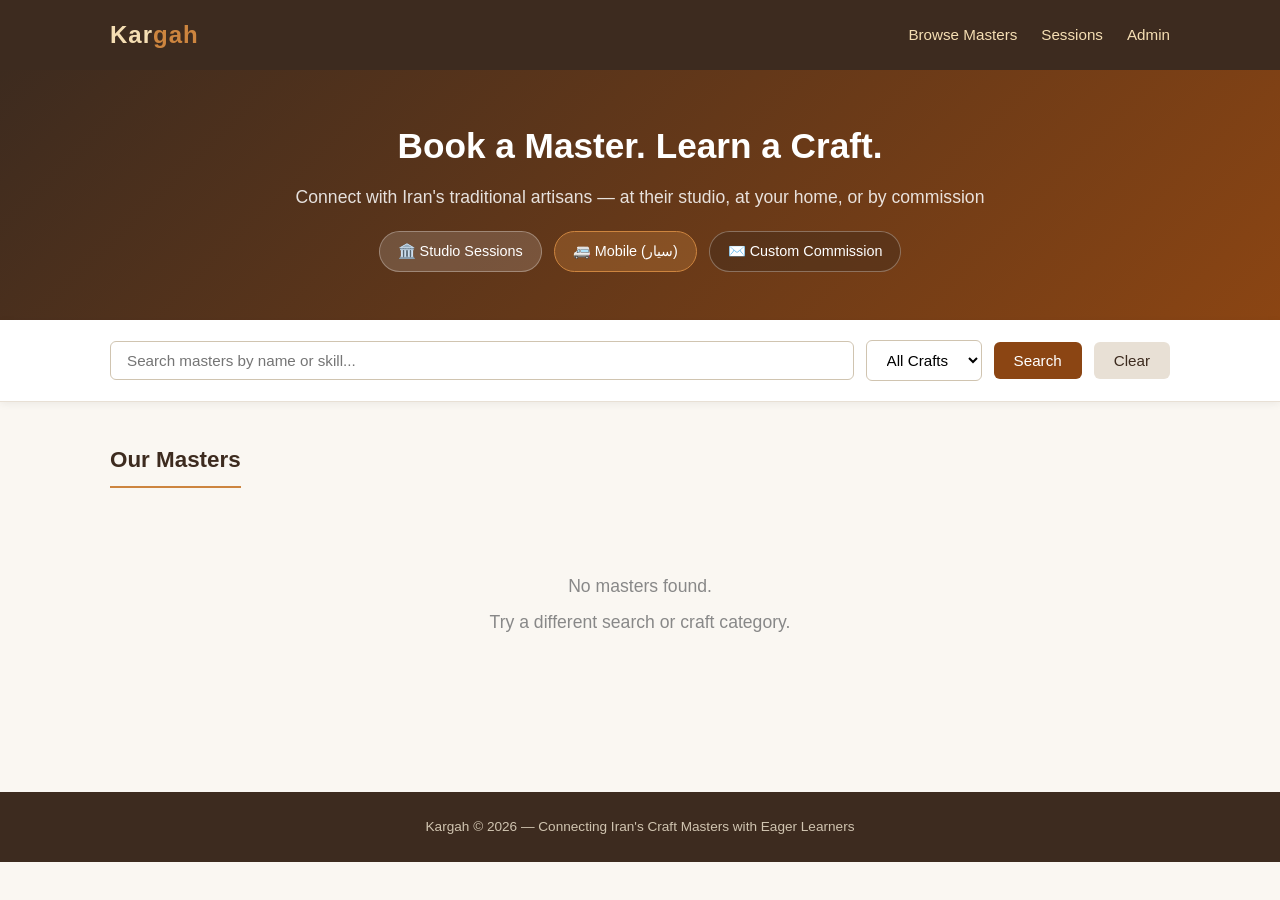
<file: kargah-app/frontend/index.html>
<!DOCTYPE html>
<html lang="en">
<head>
  <meta charset="UTF-8" />
  <meta name="viewport" content="width=device-width, initial-scale=1.0" />
  <title>Kargah — Book a Master. Learn a Craft.</title>
  <link rel="stylesheet" href="css/style.css" />
</head>
<body>

  <nav>
    <div class="container">
      <span class="logo">Kar<span>gah</span></span>
      <ul>
        <li><a href="index.html" class="active">Browse Masters</a></li>
        <li><a href="sessions.html">Sessions</a></li>
        <li><a href="admin/login.html">Admin</a></li>
      </ul>
    </div>
  </nav>

  <!-- Hero -->
  <header class="page-header">
    <div class="container">
      <h1>Book a Master. Learn a Craft.</h1>
      <p>Connect with Iran's traditional artisans — at their studio, at your home, or by commission</p>

      <!-- Session type quick-filter -->
      <div class="session-type-pills" style="margin-top: 20px; display: flex; gap: 12px; justify-content: center; flex-wrap: wrap;">
        <a href="sessions.html?type=studio" class="pill">🏛️ Studio Sessions</a>
        <a href="sessions.html?type=mobile" class="pill pill-mobile">🚐 Mobile (سیار)</a>
        <a href="sessions.html?type=commission" class="pill pill-commission">✉️ Custom Commission</a>
      </div>
    </div>
  </header>

  <!-- Search & Filter Bar -->
  <div class="search-bar">
    <div class="container">
      <input type="text" id="search-input" placeholder="Search masters by name or skill..." />
      <select id="category-filter">
        <option value="">All Crafts</option>
      </select>
      <button class="btn btn-primary" onclick="applyFilters()">Search</button>
      <button class="btn btn-secondary" onclick="clearFilters()">Clear</button>
    </div>
  </div>

  <!-- Master Grid -->
  <main class="section">
    <div class="container">
      <h2 class="section-title">Our Masters</h2>
      <div id="loading" class="loading">Loading masters...</div>
      <div id="empty-state" class="empty-state hidden">
        <p>No masters found.</p>
        <p>Try a different search or craft category.</p>
      </div>
      <div id="master-grid" class="artisan-grid hidden"></div>
    </div>
  </main>

  <footer>
    <p>Kargah &copy; 2026 — Connecting Iran's Craft Masters with Eager Learners</p>
  </footer>

  <style>
    .pill {
      padding: 8px 18px;
      border-radius: 24px;
      background: rgba(255,255,255,0.15);
      color: white;
      font-size: 0.9rem;
      border: 1px solid rgba(255,255,255,0.3);
      text-decoration: none;
      transition: background 0.2s;
    }
    .pill:hover { background: rgba(255,255,255,0.3); text-decoration: none; color: white; }
    .pill-mobile { background: rgba(205,133,63,0.3); border-color: #cd853f; }
    .pill-commission { background: rgba(61,43,31,0.4); }
  </style>

  <script src="js/main.js"></script>
</body>
</html>
</file>
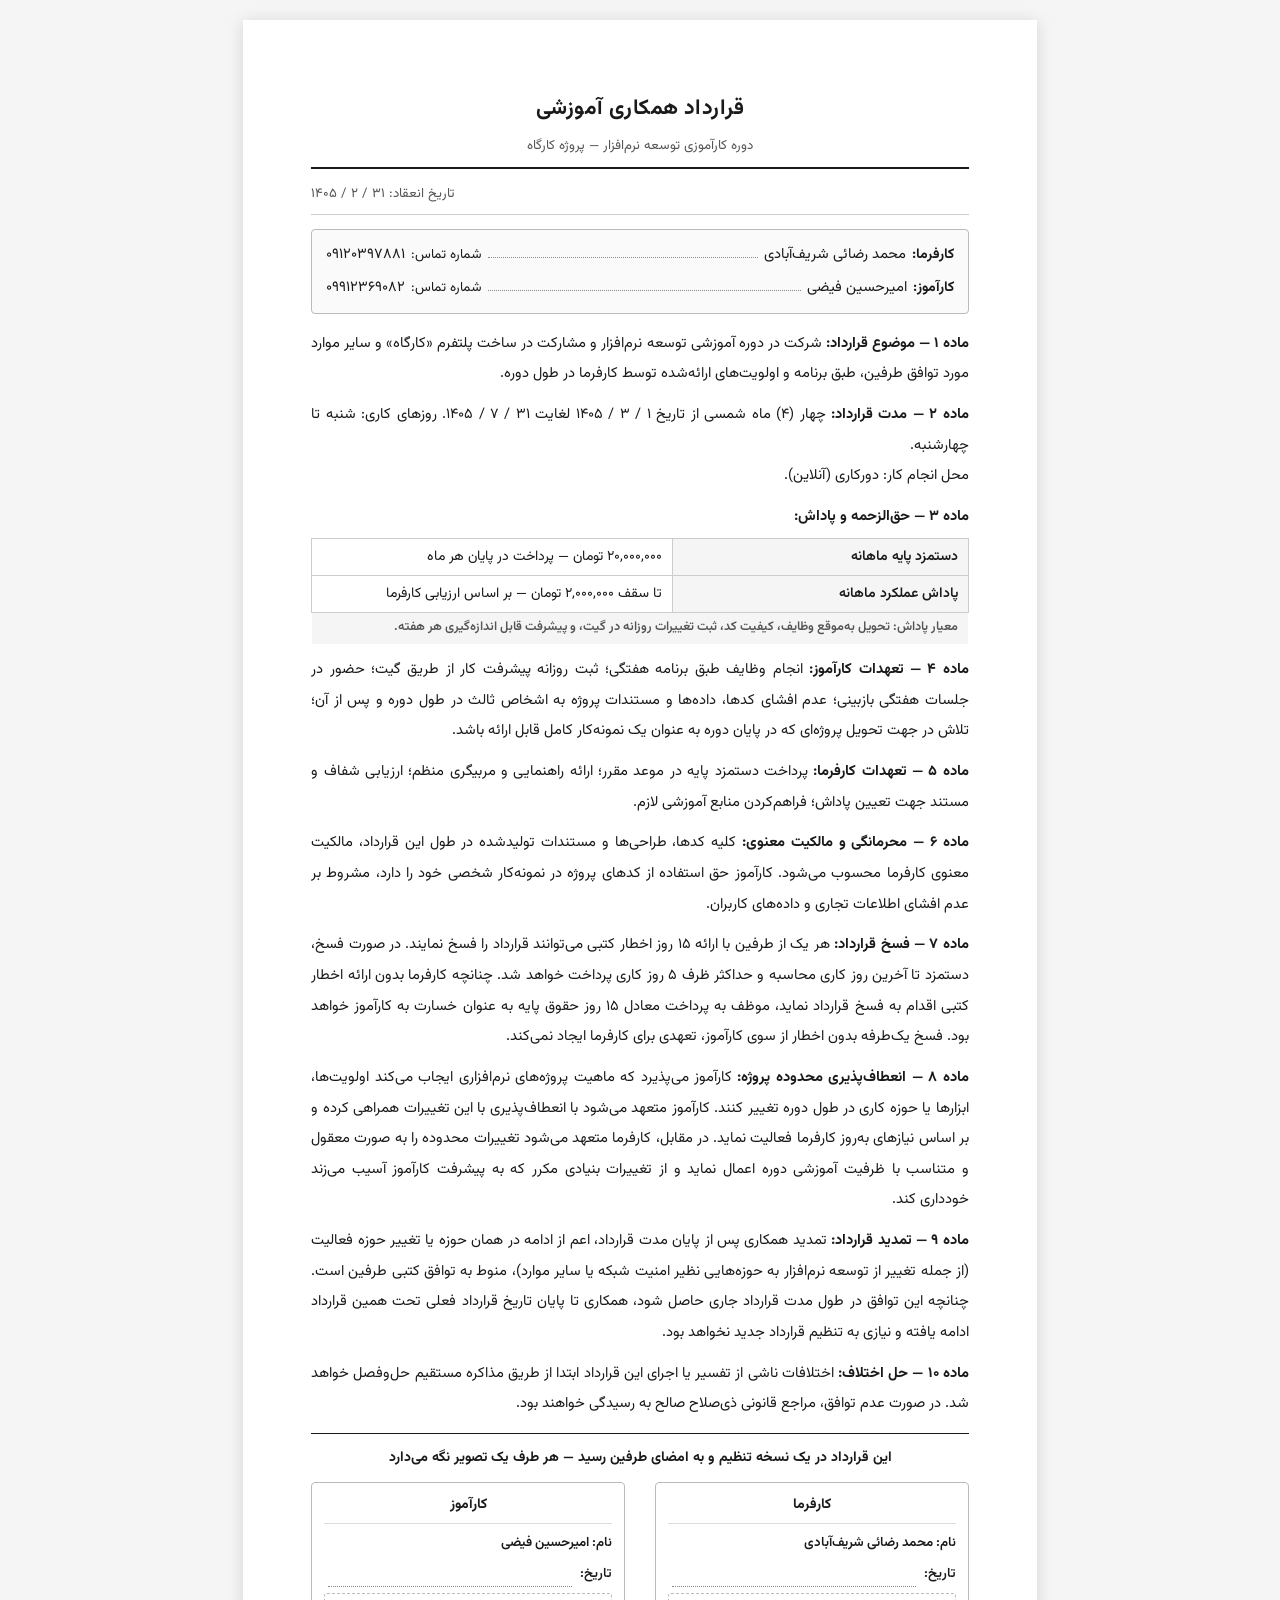
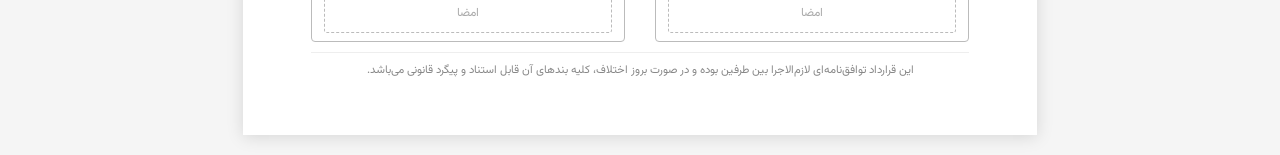
<file: CONTRACT_FA.html>
<!DOCTYPE html>
<html lang="fa" dir="rtl">
<head>
  <meta charset="UTF-8" />
  <meta name="viewport" content="width=device-width, initial-scale=1.0" />
  <title>قرارداد همکاری آموزشی — کارگاه</title>
  <style>
    @import url('https://fonts.googleapis.com/css2?family=Vazirmatn:wght@400;500;600;700&display=swap');

    * {
      margin: 0;
      padding: 0;
      box-sizing: border-box;
    }

    body {
      font-family: 'B Nazanin', 'BNazanin', 'Vazirmatn', 'B Mitra', 'Tahoma', serif;
      font-size: 11.5pt;
      line-height: 2;
      color: #1a1a1a;
      background: #f5f5f5;
      direction: rtl;
    }

    .page {
      width: 210mm;
      min-height: 297mm;
      margin: 20px auto;
      background: #fff;
      padding: 18mm 18mm 14mm 18mm;
      box-shadow: 0 2px 16px rgba(0,0,0,0.13);
      position: relative;
    }

    /* ===== HEADER ===== */
    .header {
      text-align: center;
      border-bottom: 2.5px double #1a1a1a;
      padding-bottom: 8px;
      margin-bottom: 12px;
    }

    .header h1 {
      font-size: 16pt;
      font-weight: 700;
      letter-spacing: 0.02em;
      margin-bottom: 2px;
    }

    .header .subtitle {
      font-size: 10pt;
      color: #555;
    }

    .contract-number {
      display: flex;
      justify-content: flex-end;
      font-size: 10pt;
      color: #555;
      margin-bottom: 14px;
      border-bottom: 1px solid #ccc;
      padding-bottom: 6px;
    }

    /* ===== PARTIES ===== */
    .parties-box {
      border: 1px solid #bbb;
      border-radius: 4px;
      padding: 10px 14px;
      margin-bottom: 14px;
      background: #fafafa;
    }

    .parties-box .party-row {
      display: flex;
      gap: 6px;
      align-items: baseline;
      margin-bottom: 4px;
    }

    .parties-box .party-row:last-child {
      margin-bottom: 0;
    }

    .party-label {
      font-weight: 700;
      white-space: nowrap;
      font-size: 10.5pt;
    }

    .party-line {
      flex: 1;
      border-bottom: 1px dotted #888;
      min-width: 60px;
    }

    /* ===== ARTICLES ===== */
    .article {
      margin-bottom: 10px;
      text-align: justify;
      text-justify: inter-word;
    }

    .article-title {
      font-weight: 700;
      font-size: 11pt;
      display: inline;
    }

    .article-body {
      display: inline;
      font-size: 11pt;
    }

    /* Compensation box */
    .comp-table {
      width: 100%;
      border-collapse: collapse;
      margin: 6px 0 2px 0;
      font-size: 10.5pt;
    }

    .comp-table td {
      padding: 4px 10px;
      border: 1px solid #ccc;
    }

    .comp-table td:first-child {
      font-weight: 600;
      background: #f5f5f5;
      width: 45%;
    }

    .comp-table .note {
      font-size: 9.5pt;
      color: #555;
      border: none;
      padding-top: 2px;
    }

    /* ===== SIGNATURE ===== */
    .signature-section {
      margin-top: 14px;
      border-top: 1.5px solid #1a1a1a;
      padding-top: 10px;
    }

    .sig-title {
      text-align: center;
      font-weight: 700;
      font-size: 10.5pt;
      margin-bottom: 10px;
    }

    .sig-row {
      display: flex;
      justify-content: space-between;
      gap: 30px;
    }

    .sig-block {
      flex: 1;
      border: 1px solid #bbb;
      border-radius: 4px;
      padding: 8px 12px;
      font-size: 10pt;
    }

    .sig-block .sig-label {
      font-weight: 700;
      text-align: center;
      margin-bottom: 6px;
      font-size: 10.5pt;
      border-bottom: 1px solid #ddd;
      padding-bottom: 4px;
    }

    .sig-field {
      display: flex;
      justify-content: space-between;
      margin-bottom: 4px;
      gap: 4px;
    }

    .sig-field span:first-child {
      white-space: nowrap;
      font-weight: 600;
    }

    .sig-field .dotline {
      flex: 1;
      border-bottom: 1px dotted #888;
      margin: 0 4px;
    }

    .sig-stamp {
      height: 40px;
      text-align: center;
      border: 1px dashed #bbb;
      border-radius: 3px;
      color: #aaa;
      font-size: 9pt;
      display: flex;
      align-items: center;
      justify-content: center;
      margin-top: 6px;
    }

    /* ===== FOOTER NOTE ===== */
    .footer-note {
      text-align: center;
      font-size: 8.5pt;
      color: #888;
      margin-top: 10px;
      border-top: 1px solid #eee;
      padding-top: 6px;
    }

    /* ===== PRINT ===== */
    @media print {
      body {
        background: #fff;
      }

      .page {
        width: 100%;
        margin: 0;
        padding: 12mm 16mm 10mm 16mm;
        box-shadow: none;
        min-height: auto;
      }

      @page {
        size: A4 portrait;
        margin: 0;
      }
    }
  </style>
</head>
<body>

<div class="page">

  <!-- Header -->
  <div class="header">
    <h1>قرارداد همکاری آموزشی</h1>
    <div class="subtitle">دوره کارآموزی توسعه نرم‌افزار — پروژه کارگاه</div>
  </div>

  <div class="contract-number">
    <span>تاریخ انعقاد: ۳۱ / ۲ / ۱۴۰۵</span>
  </div>

  <!-- Parties -->
  <div class="parties-box">
    <div class="party-row">
      <span class="party-label">کارفرما:</span>
      <span style="font-size:11pt; white-space:nowrap;">محمد رضائی شریف‌آبادی</span>
      <span class="party-line"></span>
      <span style="white-space:nowrap; font-size:10pt;">شماره تماس:</span>
      <span style="font-size:11pt; direction:ltr; display:inline-block; white-space:nowrap;">۰۹۱۲۰۳۹۷۸۸۱</span>
    </div>
    <div class="party-row">
      <span class="party-label">کارآموز:</span>
      <span style="font-size:11pt; white-space:nowrap;">امیرحسین فیضی</span>
      <span class="party-line"></span>
      <span style="white-space:nowrap; font-size:10pt;">شماره تماس:</span>
      <span style="font-size:11pt; direction:ltr; display:inline-block; white-space:nowrap;">۰۹۹۱۲۳۶۹۰۸۲</span>
    </div>
  </div>

  <!-- Article 1 -->
  <div class="article">
    <span class="article-title">ماده ۱ — موضوع قرارداد: </span>
    <span class="article-body">شرکت در دوره آموزشی توسعه نرم‌افزار و مشارکت در ساخت پلتفرم «کارگاه» و سایر موارد مورد توافق طرفین، طبق برنامه و اولویت‌های ارائه‌شده توسط کارفرما در طول دوره.</span>
  </div>

  <!-- Article 2 -->
  <div class="article">
    <span class="article-title">ماده ۲ — مدت قرارداد: </span>
    <span class="article-body">چهار (۴) ماه شمسی از تاریخ ۱ / ۳ / ۱۴۰۵ لغایت ۳۱ / ۷ / ۱۴۰۵. روزهای کاری: شنبه تا چهارشنبه.<br>محل انجام کار: دورکاری (آنلاین).</span>
  </div>

  <!-- Article 3 -->
  <div class="article">
    <span class="article-title">ماده ۳ — حق‌الزحمه و پاداش:</span>
    <table class="comp-table">
      <tr>
        <td>دستمزد پایه ماهانه</td>
        <td>۲۰,۰۰۰,۰۰۰ تومان — پرداخت در پایان هر ماه</td>
      </tr>
      <tr>
        <td>پاداش عملکرد ماهانه</td>
        <td>تا سقف ۲,۰۰۰,۰۰۰ تومان — بر اساس ارزیابی کارفرما</td>
      </tr>
      <tr>
        <td colspan="2" class="note">معیار پاداش: تحویل به‌موقع وظایف، کیفیت کد، ثبت تغییرات روزانه در گیت، و پیشرفت قابل اندازه‌گیری هر هفته.</td>
      </tr>
    </table>
  </div>

  <!-- Article 4 -->
  <div class="article">
    <span class="article-title">ماده ۴ — تعهدات کارآموز: </span>
    <span class="article-body">انجام وظایف طبق برنامه هفتگی؛ ثبت روزانه پیشرفت کار از طریق گیت؛ حضور در جلسات هفتگی بازبینی؛ عدم افشای کدها، داده‌ها و مستندات پروژه به اشخاص ثالث در طول دوره و پس از آن؛ تلاش در جهت تحویل پروژه‌ای که در پایان دوره به عنوان یک نمونه‌کار کامل قابل ارائه باشد.</span>
  </div>

  <!-- Article 5 -->
  <div class="article">
    <span class="article-title">ماده ۵ — تعهدات کارفرما: </span>
    <span class="article-body">پرداخت دستمزد پایه در موعد مقرر؛ ارائه راهنمایی و مربیگری منظم؛ ارزیابی شفاف و مستند جهت تعیین پاداش؛ فراهم‌کردن منابع آموزشی لازم.</span>
  </div>

  <!-- Article 6 -->
  <div class="article">
    <span class="article-title">ماده ۶ — محرمانگی و مالکیت معنوی: </span>
    <span class="article-body">کلیه کدها، طراحی‌ها و مستندات تولیدشده در طول این قرارداد، مالکیت معنوی کارفرما محسوب می‌شود. کارآموز حق استفاده از کدهای پروژه در نمونه‌کار شخصی خود را دارد، مشروط بر عدم افشای اطلاعات تجاری و داده‌های کاربران.</span>
  </div>

  <!-- Article 7 -->
  <div class="article">
    <span class="article-title">ماده ۷ — فسخ قرارداد: </span>
    <span class="article-body">هر یک از طرفین با ارائه ۱۵ روز اخطار کتبی می‌توانند قرارداد را فسخ نمایند. در صورت فسخ، دستمزد تا آخرین روز کاری محاسبه و حداکثر ظرف ۵ روز کاری پرداخت خواهد شد. چنانچه کارفرما بدون ارائه اخطار کتبی اقدام به فسخ قرارداد نماید، موظف به پرداخت معادل ۱۵ روز حقوق پایه به عنوان خسارت به کارآموز خواهد بود. فسخ یک‌طرفه بدون اخطار از سوی کارآموز، تعهدی برای کارفرما ایجاد نمی‌کند.</span>
  </div>

  <!-- Article 8 -->
  <div class="article">
    <span class="article-title">ماده ۸ — انعطاف‌پذیری محدوده پروژه: </span>
    <span class="article-body">کارآموز می‌پذیرد که ماهیت پروژه‌های نرم‌افزاری ایجاب می‌کند اولویت‌ها، ابزارها یا حوزه کاری در طول دوره تغییر کنند. کارآموز متعهد می‌شود با انعطاف‌پذیری با این تغییرات همراهی کرده و بر اساس نیازهای به‌روز کارفرما فعالیت نماید. در مقابل، کارفرما متعهد می‌شود تغییرات محدوده را به صورت معقول و متناسب با ظرفیت آموزشی دوره اعمال نماید و از تغییرات بنیادی مکرر که به پیشرفت کارآموز آسیب می‌زند خودداری کند.</span>
  </div>

  <!-- Article 9 -->
  <div class="article">
    <span class="article-title">ماده ۹ — تمدید قرارداد: </span>
    <span class="article-body">تمدید همکاری پس از پایان مدت قرارداد، اعم از ادامه در همان حوزه یا تغییر حوزه فعالیت (از جمله تغییر از توسعه نرم‌افزار به حوزه‌هایی نظیر امنیت شبکه یا سایر موارد)، منوط به توافق کتبی طرفین است. چنانچه این توافق در طول مدت قرارداد جاری حاصل شود، همکاری تا پایان تاریخ قرارداد فعلی تحت همین قرارداد ادامه یافته و نیازی به تنظیم قرارداد جدید نخواهد بود.</span>
  </div>

  <!-- Article 10 -->
  <div class="article">
    <span class="article-title">ماده ۱۰ — حل اختلاف: </span>
    <span class="article-body">اختلافات ناشی از تفسیر یا اجرای این قرارداد ابتدا از طریق مذاکره مستقیم حل‌وفصل خواهد شد. در صورت عدم توافق، مراجع قانونی ذی‌صلاح صالح به رسیدگی خواهند بود.</span>
  </div>

  <!-- Signatures -->
  <div class="signature-section">
    <div class="sig-title">این قرارداد در یک نسخه تنظیم و به امضای طرفین رسید — هر طرف یک تصویر نگه می‌دارد</div>
    <div class="sig-row">
      <div class="sig-block">
        <div class="sig-label">کارفرما</div>
        <div class="sig-field"><span>نام: محمد رضائی شریف‌آبادی</span></div>
        <div class="sig-field"><span>تاریخ:</span><span class="dotline"></span></div>
        <div class="sig-stamp">امضا</div>
      </div>
      <div class="sig-block">
        <div class="sig-label">کارآموز</div>
        <div class="sig-field"><span>نام: امیرحسین فیضی</span></div>
        <div class="sig-field"><span>تاریخ:</span><span class="dotline"></span></div>
        <div class="sig-stamp">امضا</div>
      </div>
    </div>
  </div>

  <div class="footer-note">این قرارداد توافق‌نامه‌ای لازم‌الاجرا بین طرفین بوده و در صورت بروز اختلاف، کلیه بندهای آن قابل استناد و پیگرد قانونی می‌باشد.</div>

</div>

</body>
</html>
</file>
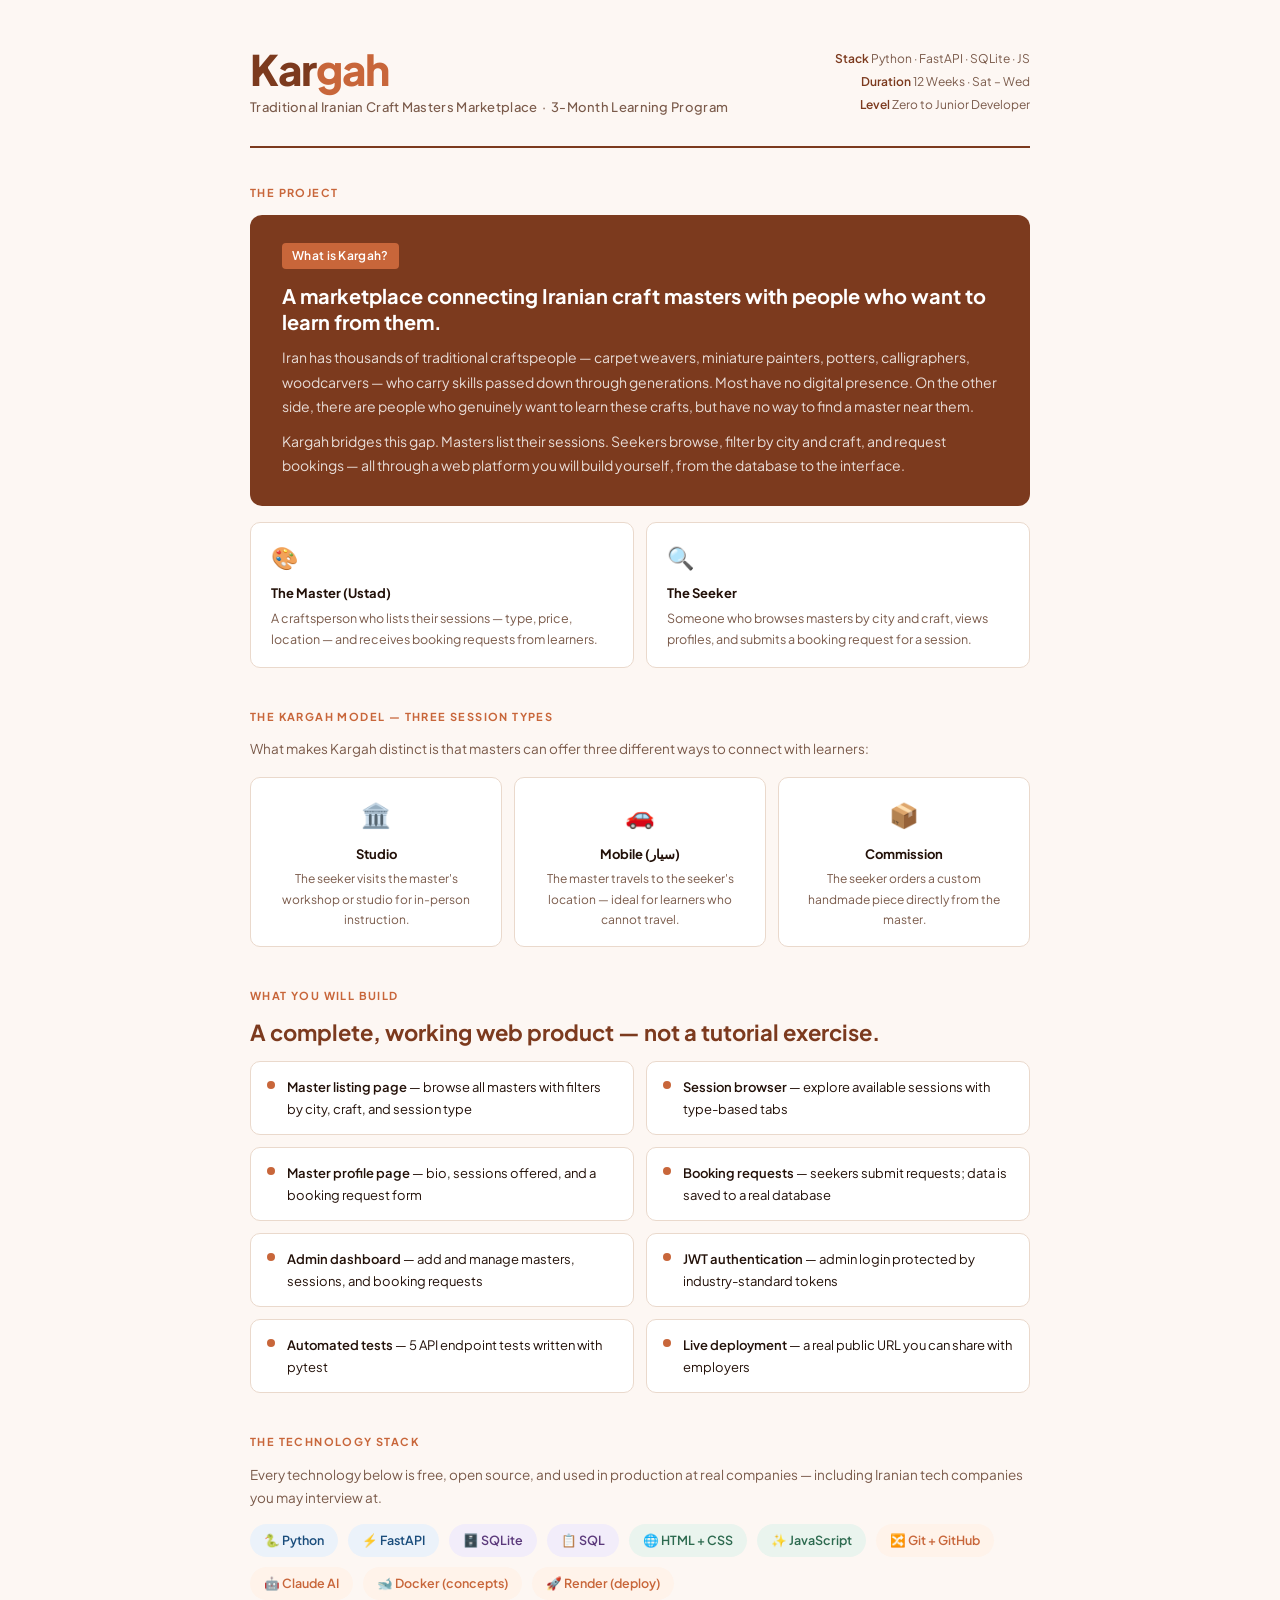
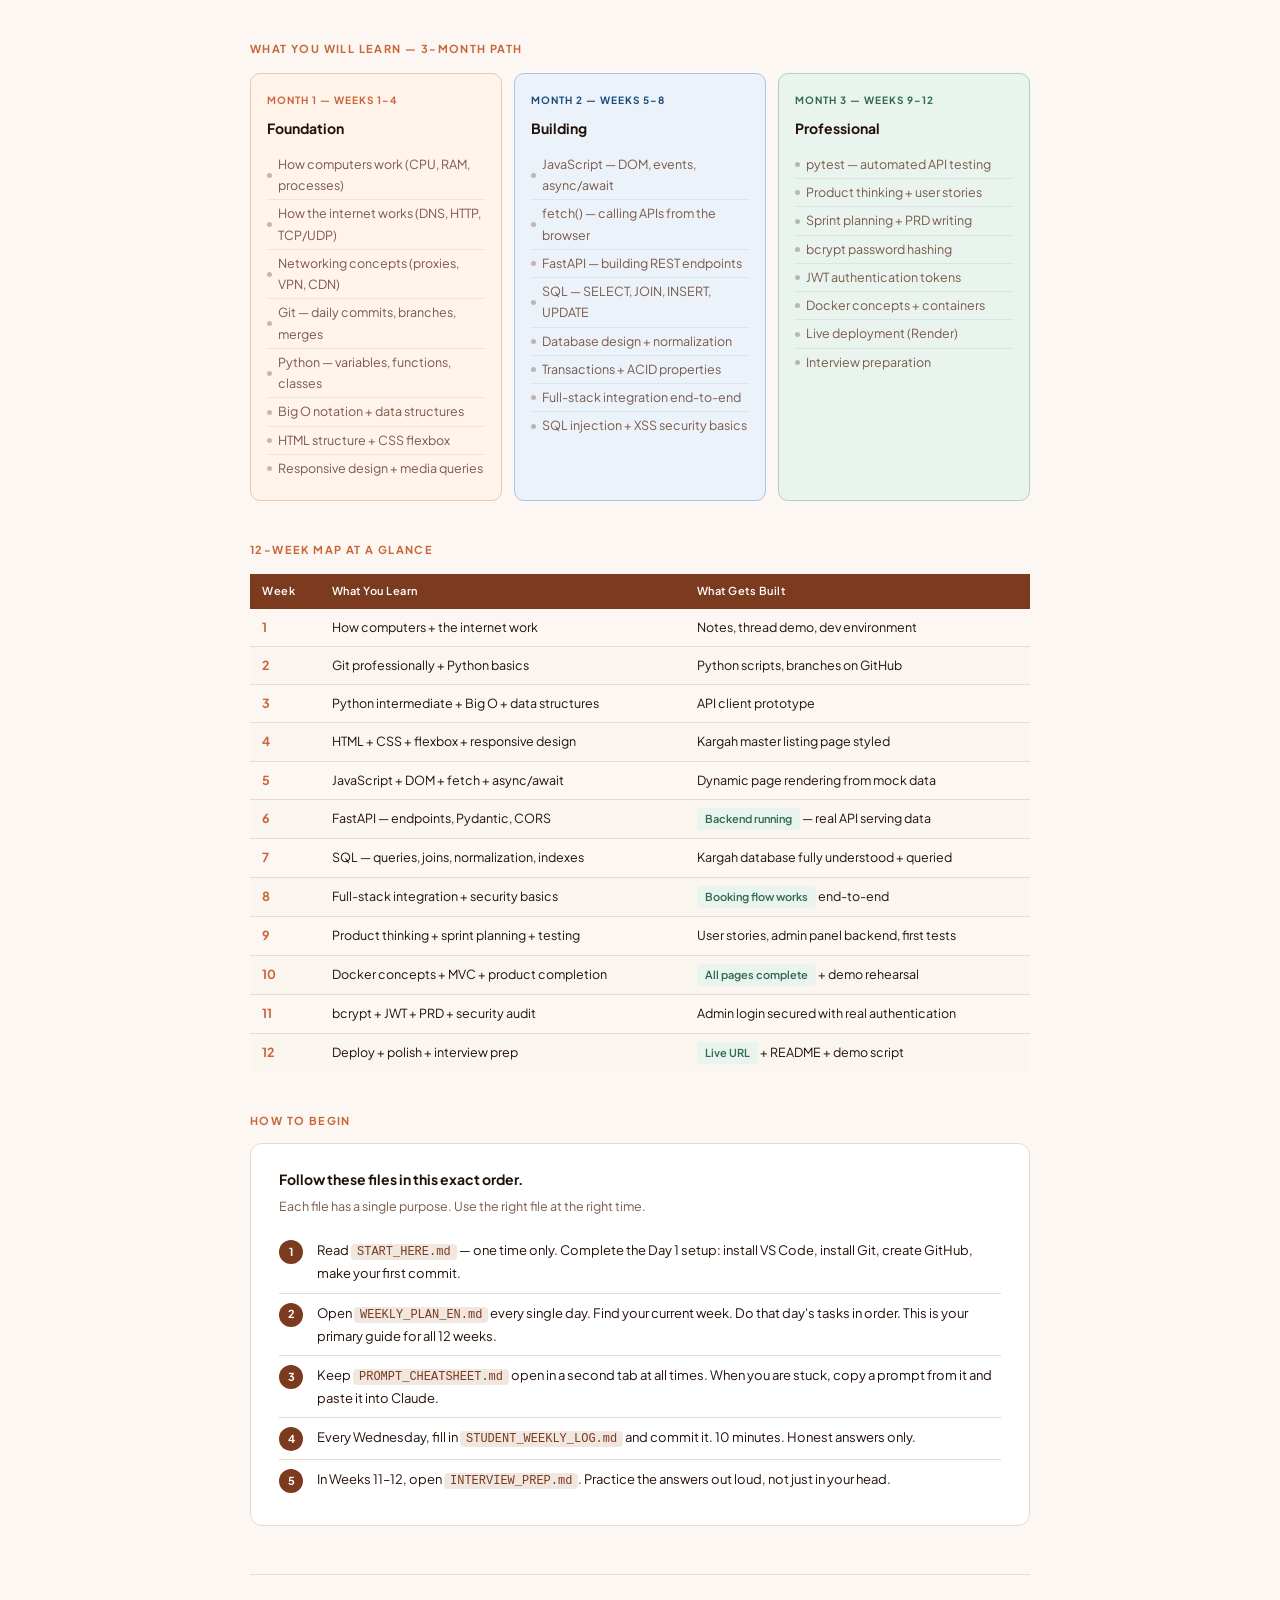
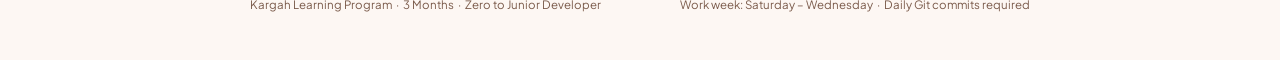
<file: KARGAH_OVERVIEW_EN.html>
<!DOCTYPE html>
<html lang="en" dir="ltr">
<head>
  <meta charset="UTF-8">
  <meta name="viewport" content="width=device-width, initial-scale=1.0">
  <title>Kargah — Project Overview</title>
  <link rel="preconnect" href="https://fonts.googleapis.com">
  <link href="https://fonts.googleapis.com/css2?family=Plus+Jakarta+Sans:wght@300;400;500;600;700;800&display=swap" rel="stylesheet">
  <style>
    :root {
      --primary:   #7C3A1E;
      --accent:    #C8663A;
      --light-bg:  #FDF7F3;
      --card-bg:   #FFFFFF;
      --border:    #EAD9CC;
      --text:      #221008;
      --muted:     #7A5A4A;
      --green:     #2D6A4F;
      --green-bg:  #EAF4EE;
      --blue:      #1A4D7C;
      --blue-bg:   #EBF2FA;
      --purple:    #5C3A7C;
      --purple-bg: #F2EDFA;
    }

    * { box-sizing: border-box; margin: 0; padding: 0; }

    body {
      font-family: 'Plus Jakarta Sans', sans-serif;
      background: var(--light-bg);
      color: var(--text);
      font-size: 14px;
      line-height: 1.7;
    }

    .page {
      max-width: 860px;
      margin: 0 auto;
      padding: 48px 40px;
    }

    /* ── HEADER ── */
    .header {
      display: flex;
      align-items: flex-start;
      justify-content: space-between;
      border-bottom: 2px solid var(--primary);
      padding-bottom: 28px;
      margin-bottom: 36px;
    }
    .logo-block .logo {
      font-size: 42px;
      font-weight: 800;
      color: var(--primary);
      letter-spacing: -1px;
      line-height: 1;
    }
    .logo-block .logo span {
      color: var(--accent);
    }
    .logo-block .tagline {
      font-size: 13px;
      color: var(--muted);
      margin-top: 6px;
      font-weight: 500;
      letter-spacing: 0.3px;
    }
    .header-meta {
      text-align: right;
      font-size: 12px;
      color: var(--muted);
      line-height: 1.9;
    }
    .header-meta strong {
      color: var(--primary);
      font-weight: 600;
    }

    /* ── SECTION TITLE ── */
    .section-title {
      font-size: 11px;
      font-weight: 700;
      text-transform: uppercase;
      letter-spacing: 1.4px;
      color: var(--accent);
      margin-bottom: 12px;
    }
    h2 {
      font-size: 22px;
      font-weight: 700;
      color: var(--primary);
      margin-bottom: 10px;
      line-height: 1.3;
    }
    h3 {
      font-size: 14px;
      font-weight: 700;
      color: var(--text);
      margin-bottom: 6px;
    }
    p {
      color: var(--muted);
      font-size: 13.5px;
      margin-bottom: 8px;
    }

    section { margin-bottom: 40px; }

    /* ── IDEA BLOCK ── */
    .idea-box {
      background: var(--primary);
      color: white;
      border-radius: 12px;
      padding: 28px 32px;
      margin-bottom: 16px;
    }
    .idea-box h2 { color: white; font-size: 20px; margin-bottom: 10px; }
    .idea-box p { color: rgba(255,255,255,0.82); margin-bottom: 0; font-size: 14px; line-height: 1.75; }
    .idea-box .idea-highlight {
      display: inline-block;
      background: var(--accent);
      color: white;
      font-size: 12px;
      font-weight: 600;
      padding: 3px 10px;
      border-radius: 4px;
      margin-bottom: 14px;
      letter-spacing: 0.3px;
    }

    .role-row {
      display: grid;
      grid-template-columns: 1fr 1fr;
      gap: 12px;
      margin-top: 16px;
    }
    .role-card {
      background: var(--card-bg);
      border: 1px solid var(--border);
      border-radius: 10px;
      padding: 16px 20px;
    }
    .role-card .role-icon { font-size: 22px; margin-bottom: 6px; }
    .role-card h3 { font-size: 13px; margin-bottom: 4px; }
    .role-card p { font-size: 12.5px; margin: 0; }

    /* ── SESSION TYPES ── */
    .session-types {
      display: grid;
      grid-template-columns: repeat(3, 1fr);
      gap: 12px;
      margin-top: 16px;
    }
    .session-card {
      background: var(--card-bg);
      border: 1px solid var(--border);
      border-radius: 10px;
      padding: 16px 18px;
      text-align: center;
    }
    .session-card .icon { font-size: 24px; margin-bottom: 8px; }
    .session-card h3 { font-size: 13px; margin-bottom: 4px; }
    .session-card p { font-size: 12px; margin: 0; }

    /* ── FEATURES ── */
    .features-grid {
      display: grid;
      grid-template-columns: repeat(2, 1fr);
      gap: 12px;
      margin-top: 14px;
    }
    .feature-item {
      display: flex;
      align-items: flex-start;
      gap: 12px;
      background: var(--card-bg);
      border: 1px solid var(--border);
      border-radius: 10px;
      padding: 14px 16px;
    }
    .feature-item .dot {
      width: 8px;
      height: 8px;
      border-radius: 50%;
      background: var(--accent);
      margin-top: 5px;
      flex-shrink: 0;
    }
    .feature-item p { margin: 0; font-size: 13px; color: var(--text); }
    .feature-item span { font-weight: 600; }

    /* ── TECH STACK ── */
    .stack-row {
      display: flex;
      gap: 10px;
      flex-wrap: wrap;
      margin-top: 14px;
    }
    .stack-tag {
      display: inline-flex;
      align-items: center;
      gap: 6px;
      padding: 6px 14px;
      border-radius: 20px;
      font-size: 12.5px;
      font-weight: 600;
    }
    .stack-tag.backend  { background: var(--blue-bg);   color: var(--blue);   }
    .stack-tag.frontend { background: var(--green-bg);  color: var(--green);  }
    .stack-tag.db       { background: var(--purple-bg); color: var(--purple); }
    .stack-tag.tools    { background: #FFF3EA;           color: var(--accent); }

    /* ── LEARNING PATH ── */
    .months-row {
      display: grid;
      grid-template-columns: repeat(3, 1fr);
      gap: 12px;
      margin-top: 14px;
    }
    .month-card {
      border-radius: 10px;
      padding: 18px 16px;
      border: 1px solid var(--border);
    }
    .month-card.m1 { background: #FFF3EA; border-color: #F0C9A8; }
    .month-card.m2 { background: #EBF2FA; border-color: #A8C4E0; }
    .month-card.m3 { background: #EAF4EE; border-color: #A8D4BA; }
    .month-label {
      font-size: 10px;
      font-weight: 700;
      text-transform: uppercase;
      letter-spacing: 1px;
      margin-bottom: 8px;
    }
    .m1 .month-label { color: var(--accent); }
    .m2 .month-label { color: var(--blue); }
    .m3 .month-label { color: var(--green); }
    .month-card h3 { font-size: 14px; margin-bottom: 10px; }
    .skill-list {
      list-style: none;
      padding: 0;
    }
    .skill-list li {
      font-size: 12.5px;
      color: var(--muted);
      padding: 3px 0;
      border-bottom: 1px solid rgba(0,0,0,0.06);
      display: flex;
      align-items: center;
      gap: 6px;
    }
    .skill-list li:last-child { border-bottom: none; }
    .skill-list li::before {
      content: '';
      width: 5px;
      height: 5px;
      border-radius: 50%;
      background: currentColor;
      opacity: 0.4;
      flex-shrink: 0;
    }

    /* ── WEEK TABLE ── */
    .week-table {
      width: 100%;
      border-collapse: collapse;
      margin-top: 14px;
      font-size: 12.5px;
    }
    .week-table th {
      background: var(--primary);
      color: white;
      padding: 8px 12px;
      text-align: left;
      font-weight: 600;
      font-size: 11px;
      letter-spacing: 0.5px;
    }
    .week-table td {
      padding: 8px 12px;
      border-bottom: 1px solid var(--border);
      vertical-align: top;
    }
    .week-table tr:nth-child(even) td { background: #FBF5F0; }
    .week-table tr:last-child td { border-bottom: none; }
    .week-table .week-num {
      font-weight: 700;
      color: var(--accent);
      white-space: nowrap;
    }
    .week-table .built-tag {
      display: inline-block;
      background: var(--green-bg);
      color: var(--green);
      font-size: 11px;
      font-weight: 600;
      padding: 2px 8px;
      border-radius: 4px;
    }

    /* ── HOW TO START ── */
    .start-box {
      background: var(--card-bg);
      border: 1.5px solid var(--border);
      border-radius: 12px;
      padding: 24px 28px;
    }
    .steps-list {
      list-style: none;
      padding: 0;
      margin-top: 14px;
    }
    .steps-list li {
      display: flex;
      align-items: flex-start;
      gap: 14px;
      padding: 8px 0;
      border-bottom: 1px solid var(--border);
      font-size: 13px;
    }
    .steps-list li:last-child { border-bottom: none; }
    .step-num {
      width: 24px;
      height: 24px;
      border-radius: 50%;
      background: var(--primary);
      color: white;
      font-size: 11px;
      font-weight: 700;
      display: flex;
      align-items: center;
      justify-content: center;
      flex-shrink: 0;
      margin-top: 1px;
    }
    .steps-list li .file {
      font-family: monospace;
      background: #F0E8E0;
      color: var(--primary);
      padding: 1px 6px;
      border-radius: 4px;
      font-size: 12px;
    }

    /* ── FOOTER ── */
    .footer {
      margin-top: 48px;
      padding-top: 20px;
      border-top: 1px solid var(--border);
      display: flex;
      justify-content: space-between;
      align-items: center;
      font-size: 11.5px;
      color: var(--muted);
    }

    /* ── PRINT ── */
    @media print {
      body { background: white; font-size: 12px; }
      .page { padding: 20px 24px; max-width: 100%; }
      .idea-box { -webkit-print-color-adjust: exact; print-color-adjust: exact; }
      .month-card, .session-card, .role-card, .stack-tag { -webkit-print-color-adjust: exact; print-color-adjust: exact; }
      .week-table th { -webkit-print-color-adjust: exact; print-color-adjust: exact; }
      section { margin-bottom: 28px; page-break-inside: avoid; }
      .header { page-break-after: avoid; }
    }
  </style>
</head>
<body>
<div class="page">

  <!-- HEADER -->
  <header class="header">
    <div class="logo-block">
      <div class="logo">Kar<span>gah</span></div>
      <div class="tagline">Traditional Iranian Craft Masters Marketplace &nbsp;·&nbsp; 3-Month Learning Program</div>
    </div>
    <div class="header-meta">
      <strong>Stack</strong> Python · FastAPI · SQLite · JS<br>
      <strong>Duration</strong> 12 Weeks · Sat – Wed<br>
      <strong>Level</strong> Zero to Junior Developer
    </div>
  </header>

  <!-- THE IDEA -->
  <section>
    <div class="section-title">The Project</div>
    <div class="idea-box">
      <div class="idea-highlight">What is Kargah?</div>
      <h2>A marketplace connecting Iranian craft masters with people who want to learn from them.</h2>
      <p>Iran has thousands of traditional craftspeople — carpet weavers, miniature painters, potters, calligraphers, woodcarvers — who carry skills passed down through generations. Most have no digital presence. On the other side, there are people who genuinely want to learn these crafts, but have no way to find a master near them.</p>
      <p style="margin-top:10px">Kargah bridges this gap. Masters list their sessions. Seekers browse, filter by city and craft, and request bookings — all through a web platform you will build yourself, from the database to the interface.</p>
    </div>

    <div class="role-row">
      <div class="role-card">
        <div class="role-icon">🎨</div>
        <h3>The Master (Ustad)</h3>
        <p>A craftsperson who lists their sessions — type, price, location — and receives booking requests from learners.</p>
      </div>
      <div class="role-card">
        <div class="role-icon">🔍</div>
        <h3>The Seeker</h3>
        <p>Someone who browses masters by city and craft, views profiles, and submits a booking request for a session.</p>
      </div>
    </div>
  </section>

  <!-- SESSION TYPES -->
  <section>
    <div class="section-title">The Kargah Model — Three Session Types</div>
    <p>What makes Kargah distinct is that masters can offer three different ways to connect with learners:</p>
    <div class="session-types">
      <div class="session-card">
        <div class="icon">🏛️</div>
        <h3>Studio</h3>
        <p>The seeker visits the master's workshop or studio for in-person instruction.</p>
      </div>
      <div class="session-card">
        <div class="icon">🚗</div>
        <h3>Mobile (سیار)</h3>
        <p>The master travels to the seeker's location — ideal for learners who cannot travel.</p>
      </div>
      <div class="session-card">
        <div class="icon">📦</div>
        <h3>Commission</h3>
        <p>The seeker orders a custom handmade piece directly from the master.</p>
      </div>
    </div>
  </section>

  <!-- WHAT YOU'LL BUILD -->
  <section>
    <div class="section-title">What You Will Build</div>
    <h2>A complete, working web product — not a tutorial exercise.</h2>
    <div class="features-grid">
      <div class="feature-item"><div class="dot"></div><p><span>Master listing page</span> — browse all masters with filters by city, craft, and session type</p></div>
      <div class="feature-item"><div class="dot"></div><p><span>Session browser</span> — explore available sessions with type-based tabs</p></div>
      <div class="feature-item"><div class="dot"></div><p><span>Master profile page</span> — bio, sessions offered, and a booking request form</p></div>
      <div class="feature-item"><div class="dot"></div><p><span>Booking requests</span> — seekers submit requests; data is saved to a real database</p></div>
      <div class="feature-item"><div class="dot"></div><p><span>Admin dashboard</span> — add and manage masters, sessions, and booking requests</p></div>
      <div class="feature-item"><div class="dot"></div><p><span>JWT authentication</span> — admin login protected by industry-standard tokens</p></div>
      <div class="feature-item"><div class="dot"></div><p><span>Automated tests</span> — 5 API endpoint tests written with pytest</p></div>
      <div class="feature-item"><div class="dot"></div><p><span>Live deployment</span> — a real public URL you can share with employers</p></div>
    </div>
  </section>

  <!-- TECH STACK -->
  <section>
    <div class="section-title">The Technology Stack</div>
    <p>Every technology below is free, open source, and used in production at real companies — including Iranian tech companies you may interview at.</p>
    <div class="stack-row">
      <span class="stack-tag backend">🐍 Python</span>
      <span class="stack-tag backend">⚡ FastAPI</span>
      <span class="stack-tag db">🗄️ SQLite</span>
      <span class="stack-tag db">📋 SQL</span>
      <span class="stack-tag frontend">🌐 HTML + CSS</span>
      <span class="stack-tag frontend">✨ JavaScript</span>
      <span class="stack-tag tools">🔀 Git + GitHub</span>
      <span class="stack-tag tools">🤖 Claude AI</span>
      <span class="stack-tag tools">🐋 Docker (concepts)</span>
      <span class="stack-tag tools">🚀 Render (deploy)</span>
    </div>
  </section>

  <!-- LEARNING PATH -->
  <section>
    <div class="section-title">What You Will Learn — 3-Month Path</div>
    <div class="months-row">
      <div class="month-card m1">
        <div class="month-label">Month 1 — Weeks 1–4</div>
        <h3>Foundation</h3>
        <ul class="skill-list">
          <li>How computers work (CPU, RAM, processes)</li>
          <li>How the internet works (DNS, HTTP, TCP/UDP)</li>
          <li>Networking concepts (proxies, VPN, CDN)</li>
          <li>Git — daily commits, branches, merges</li>
          <li>Python — variables, functions, classes</li>
          <li>Big O notation + data structures</li>
          <li>HTML structure + CSS flexbox</li>
          <li>Responsive design + media queries</li>
        </ul>
      </div>
      <div class="month-card m2">
        <div class="month-label">Month 2 — Weeks 5–8</div>
        <h3>Building</h3>
        <ul class="skill-list">
          <li>JavaScript — DOM, events, async/await</li>
          <li>fetch() — calling APIs from the browser</li>
          <li>FastAPI — building REST endpoints</li>
          <li>SQL — SELECT, JOIN, INSERT, UPDATE</li>
          <li>Database design + normalization</li>
          <li>Transactions + ACID properties</li>
          <li>Full-stack integration end-to-end</li>
          <li>SQL injection + XSS security basics</li>
        </ul>
      </div>
      <div class="month-card m3">
        <div class="month-label">Month 3 — Weeks 9–12</div>
        <h3>Professional</h3>
        <ul class="skill-list">
          <li>pytest — automated API testing</li>
          <li>Product thinking + user stories</li>
          <li>Sprint planning + PRD writing</li>
          <li>bcrypt password hashing</li>
          <li>JWT authentication tokens</li>
          <li>Docker concepts + containers</li>
          <li>Live deployment (Render)</li>
          <li>Interview preparation</li>
        </ul>
      </div>
    </div>
  </section>

  <!-- 12-WEEK MAP -->
  <section>
    <div class="section-title">12-Week Map at a Glance</div>
    <table class="week-table">
      <thead>
        <tr>
          <th>Week</th>
          <th>What You Learn</th>
          <th>What Gets Built</th>
        </tr>
      </thead>
      <tbody>
        <tr><td class="week-num">1</td><td>How computers + the internet work</td><td>Notes, thread demo, dev environment</td></tr>
        <tr><td class="week-num">2</td><td>Git professionally + Python basics</td><td>Python scripts, branches on GitHub</td></tr>
        <tr><td class="week-num">3</td><td>Python intermediate + Big O + data structures</td><td>API client prototype</td></tr>
        <tr><td class="week-num">4</td><td>HTML + CSS + flexbox + responsive design</td><td>Kargah master listing page styled</td></tr>
        <tr><td class="week-num">5</td><td>JavaScript + DOM + fetch + async/await</td><td>Dynamic page rendering from mock data</td></tr>
        <tr><td class="week-num">6</td><td>FastAPI — endpoints, Pydantic, CORS</td><td><span class="built-tag">Backend running</span> — real API serving data</td></tr>
        <tr><td class="week-num">7</td><td>SQL — queries, joins, normalization, indexes</td><td>Kargah database fully understood + queried</td></tr>
        <tr><td class="week-num">8</td><td>Full-stack integration + security basics</td><td><span class="built-tag">Booking flow works</span> end-to-end</td></tr>
        <tr><td class="week-num">9</td><td>Product thinking + sprint planning + testing</td><td>User stories, admin panel backend, first tests</td></tr>
        <tr><td class="week-num">10</td><td>Docker concepts + MVC + product completion</td><td><span class="built-tag">All pages complete</span> + demo rehearsal</td></tr>
        <tr><td class="week-num">11</td><td>bcrypt + JWT + PRD + security audit</td><td>Admin login secured with real authentication</td></tr>
        <tr><td class="week-num">12</td><td>Deploy + polish + interview prep</td><td><span class="built-tag">Live URL</span> + README + demo script</td></tr>
      </tbody>
    </table>
  </section>

  <!-- HOW TO START -->
  <section>
    <div class="section-title">How to Begin</div>
    <div class="start-box">
      <h3 style="margin-bottom: 4px;">Follow these files in this exact order.</h3>
      <p style="margin: 0 0 4px; font-size: 12.5px;">Each file has a single purpose. Use the right file at the right time.</p>
      <ol class="steps-list">
        <li>
          <div class="step-num">1</div>
          <div>Read <span class="file">START_HERE.md</span> — one time only. Complete the Day 1 setup: install VS Code, install Git, create GitHub, make your first commit.</div>
        </li>
        <li>
          <div class="step-num">2</div>
          <div>Open <span class="file">WEEKLY_PLAN_EN.md</span> every single day. Find your current week. Do that day's tasks in order. This is your primary guide for all 12 weeks.</div>
        </li>
        <li>
          <div class="step-num">3</div>
          <div>Keep <span class="file">PROMPT_CHEATSHEET.md</span> open in a second tab at all times. When you are stuck, copy a prompt from it and paste it into Claude.</div>
        </li>
        <li>
          <div class="step-num">4</div>
          <div>Every Wednesday, fill in <span class="file">STUDENT_WEEKLY_LOG.md</span> and commit it. 10 minutes. Honest answers only.</div>
        </li>
        <li>
          <div class="step-num">5</div>
          <div>In Weeks 11–12, open <span class="file">INTERVIEW_PREP.md</span>. Practice the answers out loud, not just in your head.</div>
        </li>
      </ol>
    </div>
  </section>

  <!-- FOOTER -->
  <footer class="footer">
    <div>Kargah Learning Program &nbsp;·&nbsp; 3 Months &nbsp;·&nbsp; Zero to Junior Developer</div>
    <div>Work week: Saturday – Wednesday &nbsp;·&nbsp; Daily Git commits required</div>
  </footer>

</div>
</body>
</html>
</file>
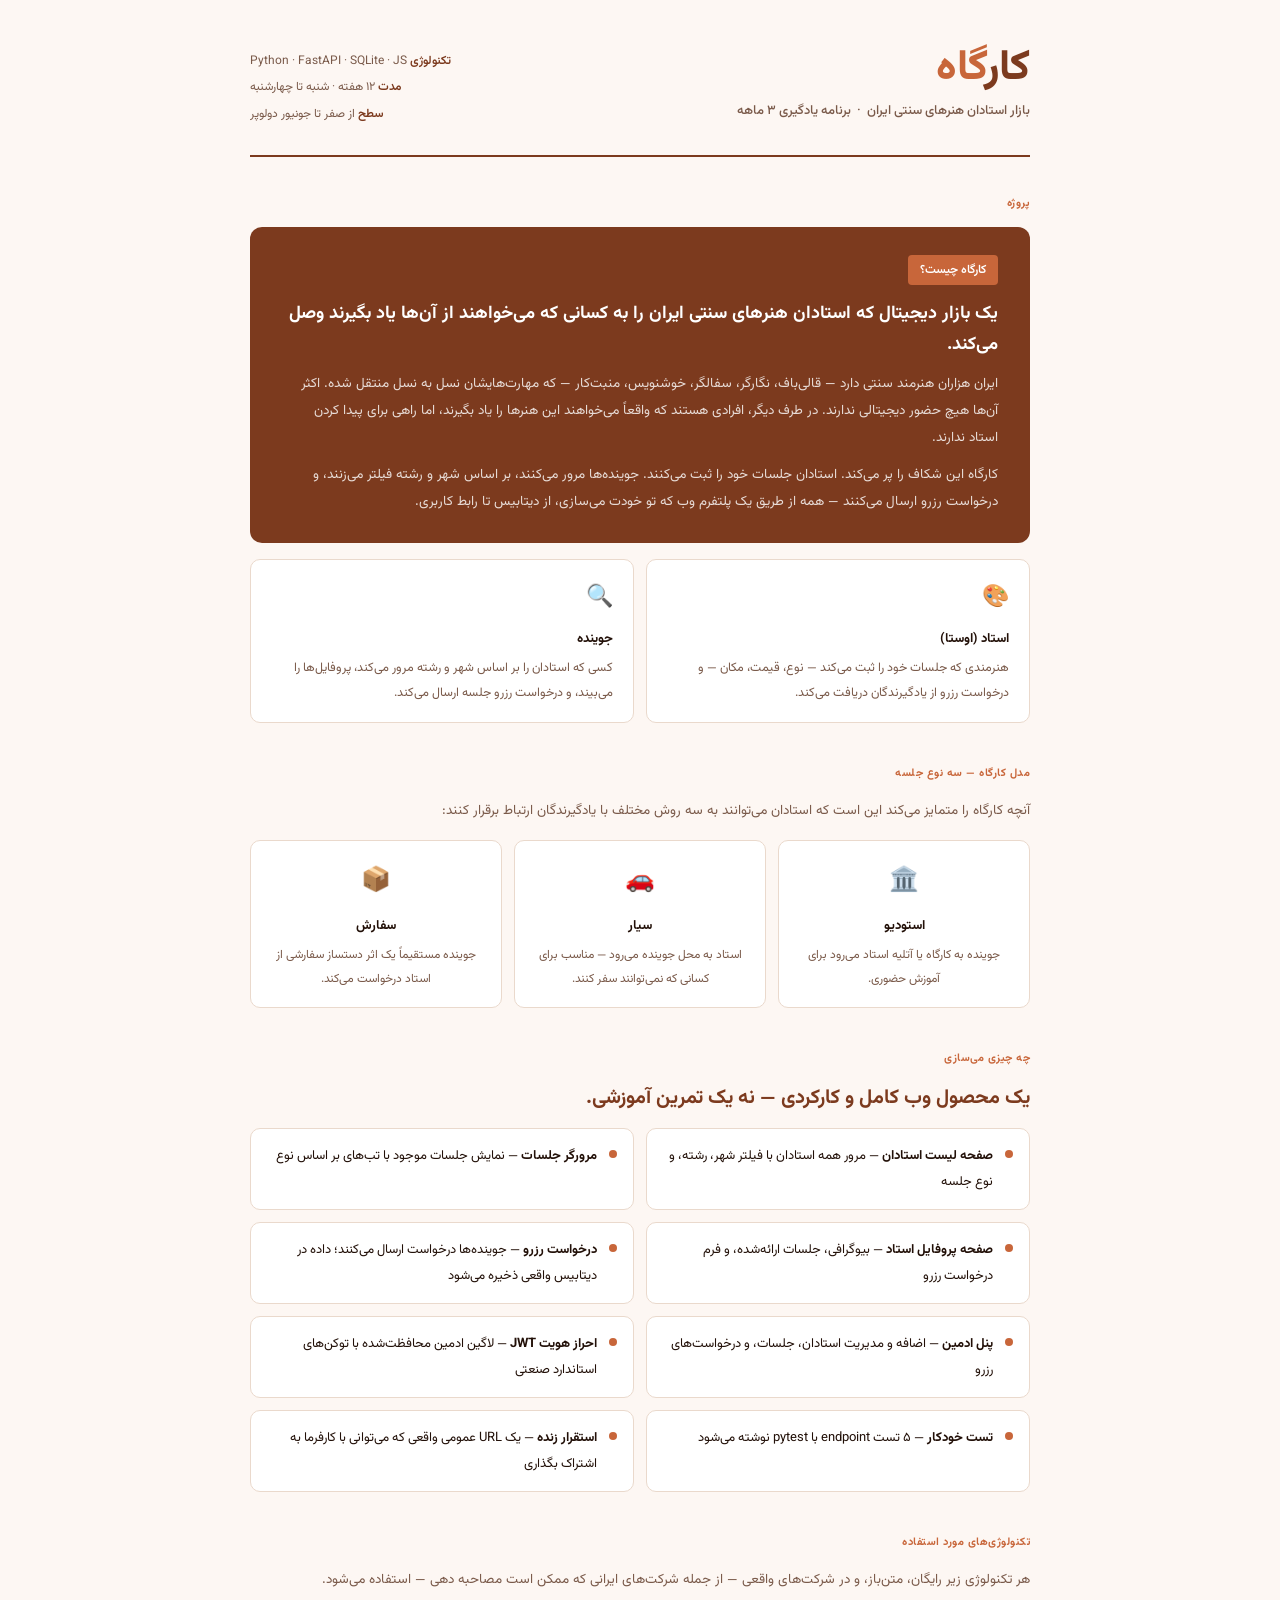
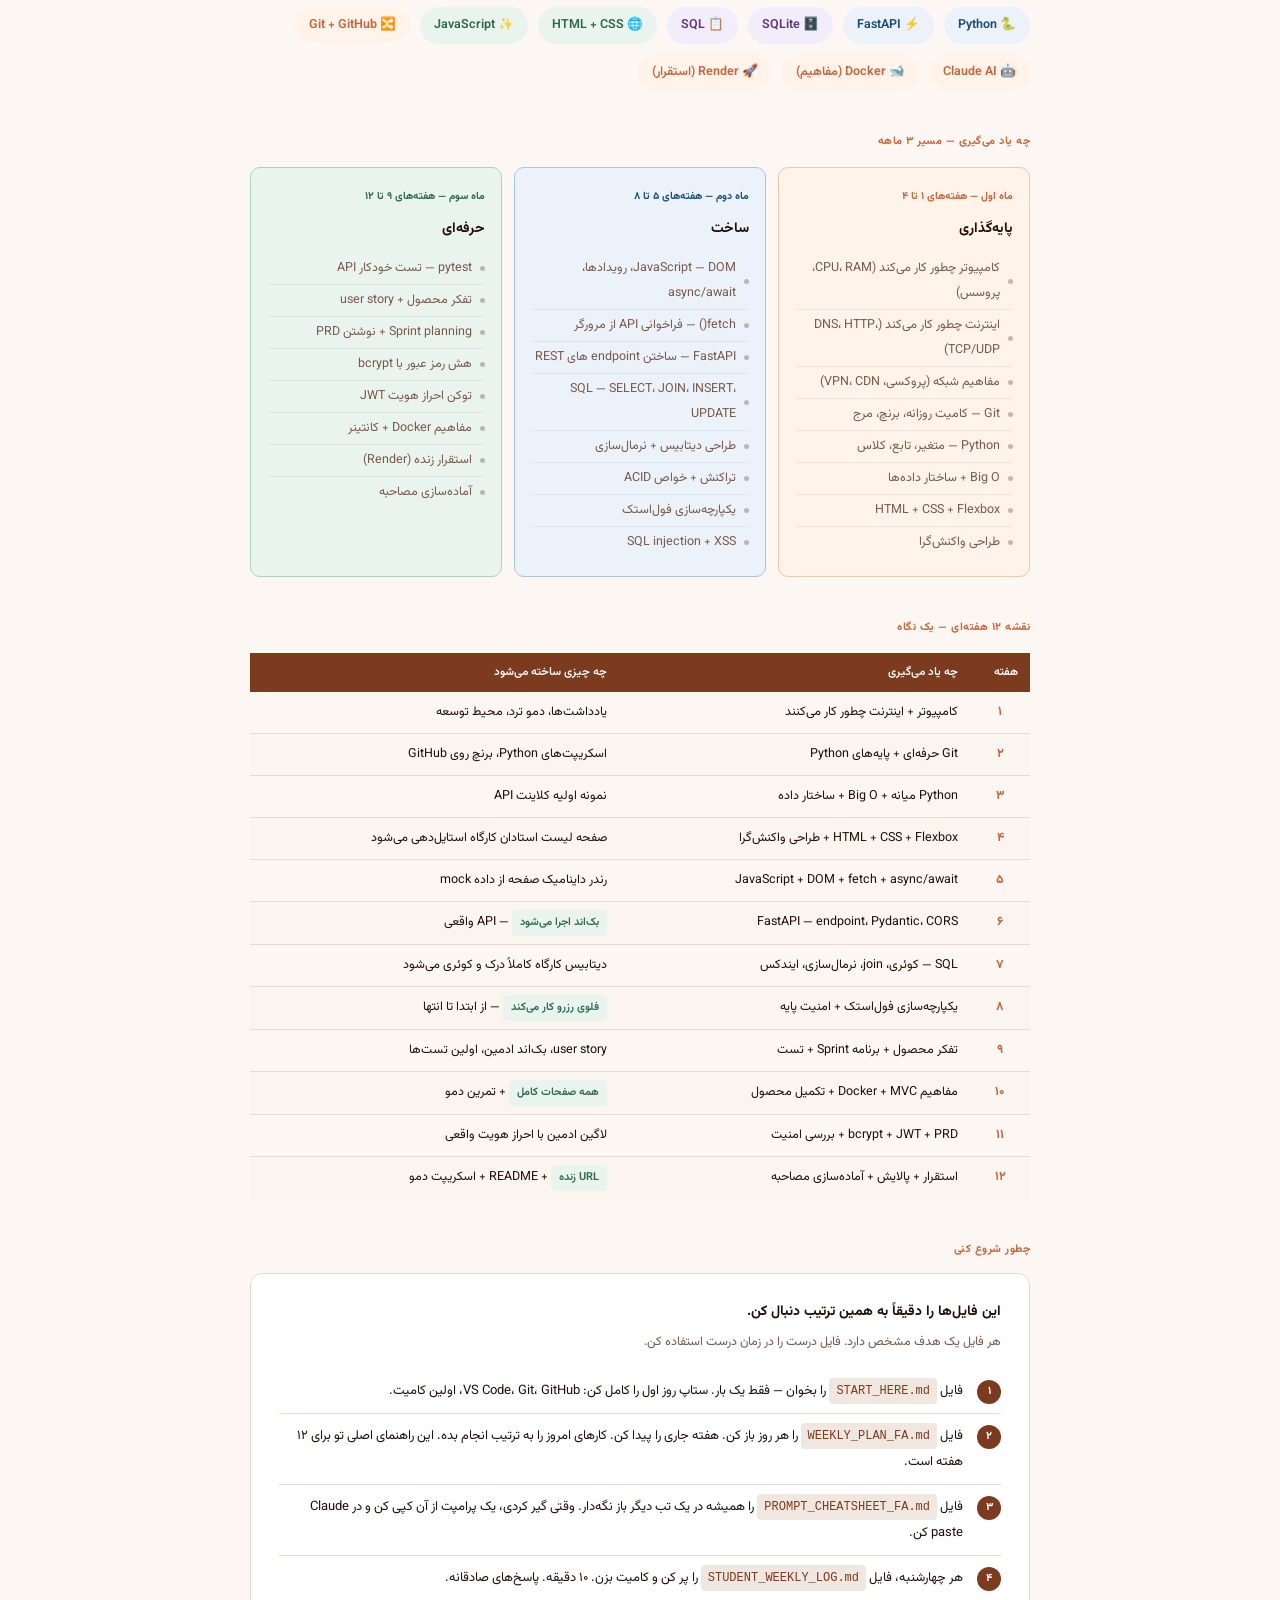
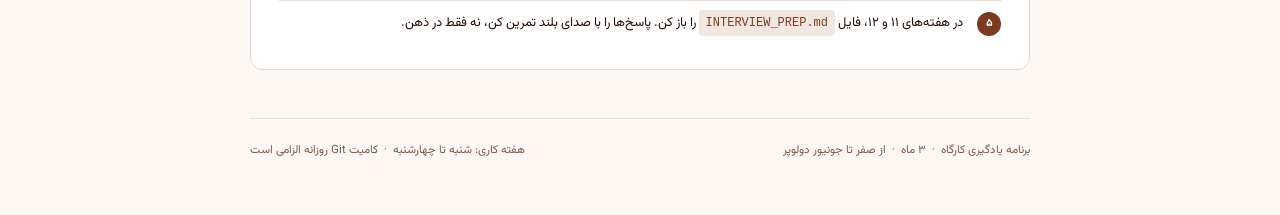
<file: KARGAH_OVERVIEW_FA.html>
<!DOCTYPE html>
<html lang="fa" dir="rtl">
<head>
  <meta charset="UTF-8">
  <meta name="viewport" content="width=device-width, initial-scale=1.0">
  <title>کارگاه — معرفی پروژه</title>
  <link rel="preconnect" href="https://fonts.googleapis.com">
  <link href="https://fonts.googleapis.com/css2?family=Vazirmatn:wght@300;400;500;600;700;800&display=swap" rel="stylesheet">
  <style>
    :root {
      --primary:   #7C3A1E;
      --accent:    #C8663A;
      --light-bg:  #FDF7F3;
      --card-bg:   #FFFFFF;
      --border:    #EAD9CC;
      --text:      #221008;
      --muted:     #7A5A4A;
      --green:     #2D6A4F;
      --green-bg:  #EAF4EE;
      --blue:      #1A4D7C;
      --blue-bg:   #EBF2FA;
      --purple:    #5C3A7C;
      --purple-bg: #F2EDFA;
    }

    * { box-sizing: border-box; margin: 0; padding: 0; }

    body {
      font-family: 'Vazirmatn', sans-serif;
      background: var(--light-bg);
      color: var(--text);
      font-size: 14px;
      line-height: 2;
      direction: rtl;
    }

    .page {
      max-width: 860px;
      margin: 0 auto;
      padding: 48px 40px;
    }

    /* ── HEADER ── */
    .header {
      display: flex;
      align-items: flex-start;
      justify-content: space-between;
      border-bottom: 2px solid var(--primary);
      padding-bottom: 28px;
      margin-bottom: 36px;
    }
    .logo-block .logo {
      font-size: 42px;
      font-weight: 800;
      color: var(--primary);
      line-height: 1;
    }
    .logo-block .logo span { color: var(--accent); }
    .logo-block .tagline {
      font-size: 13px;
      color: var(--muted);
      margin-top: 8px;
      font-weight: 500;
    }
    .header-meta {
      text-align: left;
      font-size: 12px;
      color: var(--muted);
      line-height: 2.2;
    }
    .header-meta strong { color: var(--primary); font-weight: 600; }

    /* ── SECTION TITLE ── */
    .section-title {
      font-size: 11px;
      font-weight: 700;
      letter-spacing: 0.5px;
      color: var(--accent);
      margin-bottom: 12px;
    }
    h2 {
      font-size: 20px;
      font-weight: 700;
      color: var(--primary);
      margin-bottom: 10px;
      line-height: 1.6;
    }
    h3 {
      font-size: 14px;
      font-weight: 700;
      color: var(--text);
      margin-bottom: 6px;
    }
    p {
      color: var(--muted);
      font-size: 13.5px;
      margin-bottom: 8px;
    }

    section { margin-bottom: 40px; }

    /* ── IDEA BLOCK ── */
    .idea-box {
      background: var(--primary);
      color: white;
      border-radius: 12px;
      padding: 28px 32px;
      margin-bottom: 16px;
    }
    .idea-box h2 { color: white; font-size: 18px; margin-bottom: 10px; line-height: 1.7; }
    .idea-box p { color: rgba(255,255,255,0.82); margin-bottom: 0; font-size: 13.5px; }
    .idea-highlight {
      display: inline-block;
      background: var(--accent);
      color: white;
      font-size: 12px;
      font-weight: 600;
      padding: 3px 12px;
      border-radius: 4px;
      margin-bottom: 14px;
    }

    .role-row {
      display: grid;
      grid-template-columns: 1fr 1fr;
      gap: 12px;
      margin-top: 16px;
    }
    .role-card {
      background: var(--card-bg);
      border: 1px solid var(--border);
      border-radius: 10px;
      padding: 16px 20px;
    }
    .role-card .role-icon { font-size: 22px; margin-bottom: 6px; }
    .role-card h3 { font-size: 13px; margin-bottom: 4px; }
    .role-card p { font-size: 12.5px; margin: 0; }

    /* ── SESSION TYPES ── */
    .session-types {
      display: grid;
      grid-template-columns: repeat(3, 1fr);
      gap: 12px;
      margin-top: 16px;
    }
    .session-card {
      background: var(--card-bg);
      border: 1px solid var(--border);
      border-radius: 10px;
      padding: 16px 18px;
      text-align: center;
    }
    .session-card .icon { font-size: 24px; margin-bottom: 8px; }
    .session-card h3 { font-size: 13px; margin-bottom: 4px; }
    .session-card p { font-size: 12px; margin: 0; }

    /* ── FEATURES ── */
    .features-grid {
      display: grid;
      grid-template-columns: repeat(2, 1fr);
      gap: 12px;
      margin-top: 14px;
    }
    .feature-item {
      display: flex;
      align-items: flex-start;
      gap: 12px;
      background: var(--card-bg);
      border: 1px solid var(--border);
      border-radius: 10px;
      padding: 14px 16px;
    }
    .feature-item .dot {
      width: 8px;
      height: 8px;
      border-radius: 50%;
      background: var(--accent);
      margin-top: 7px;
      flex-shrink: 0;
    }
    .feature-item p { margin: 0; font-size: 13px; color: var(--text); }
    .feature-item span { font-weight: 700; }

    /* ── TECH STACK ── */
    .stack-row {
      display: flex;
      gap: 10px;
      flex-wrap: wrap;
      margin-top: 14px;
    }
    .stack-tag {
      display: inline-flex;
      align-items: center;
      gap: 6px;
      padding: 6px 14px;
      border-radius: 20px;
      font-size: 12.5px;
      font-weight: 600;
    }
    .stack-tag.backend  { background: var(--blue-bg);   color: var(--blue);   }
    .stack-tag.frontend { background: var(--green-bg);  color: var(--green);  }
    .stack-tag.db       { background: var(--purple-bg); color: var(--purple); }
    .stack-tag.tools    { background: #FFF3EA;           color: var(--accent); }

    /* ── LEARNING PATH ── */
    .months-row {
      display: grid;
      grid-template-columns: repeat(3, 1fr);
      gap: 12px;
      margin-top: 14px;
    }
    .month-card {
      border-radius: 10px;
      padding: 18px 16px;
      border: 1px solid var(--border);
    }
    .month-card.m1 { background: #FFF3EA; border-color: #F0C9A8; }
    .month-card.m2 { background: #EBF2FA; border-color: #A8C4E0; }
    .month-card.m3 { background: #EAF4EE; border-color: #A8D4BA; }
    .month-label {
      font-size: 10.5px;
      font-weight: 700;
      margin-bottom: 8px;
    }
    .m1 .month-label { color: var(--accent); }
    .m2 .month-label { color: var(--blue); }
    .m3 .month-label { color: var(--green); }
    .month-card h3 { font-size: 14px; margin-bottom: 10px; }
    .skill-list {
      list-style: none;
      padding: 0;
    }
    .skill-list li {
      font-size: 12.5px;
      color: var(--muted);
      padding: 3px 0;
      border-bottom: 1px solid rgba(0,0,0,0.06);
      display: flex;
      align-items: center;
      gap: 8px;
    }
    .skill-list li:last-child { border-bottom: none; }
    .skill-list li::before {
      content: '';
      width: 5px;
      height: 5px;
      border-radius: 50%;
      background: currentColor;
      opacity: 0.4;
      flex-shrink: 0;
    }

    /* ── WEEK TABLE ── */
    .week-table {
      width: 100%;
      border-collapse: collapse;
      margin-top: 14px;
      font-size: 12.5px;
    }
    .week-table th {
      background: var(--primary);
      color: white;
      padding: 8px 12px;
      text-align: right;
      font-weight: 600;
      font-size: 11.5px;
    }
    .week-table td {
      padding: 8px 12px;
      border-bottom: 1px solid var(--border);
      vertical-align: top;
      text-align: right;
    }
    .week-table tr:nth-child(even) td { background: #FBF5F0; }
    .week-table tr:last-child td { border-bottom: none; }
    .week-table .week-num {
      font-weight: 700;
      color: var(--accent);
      white-space: nowrap;
      text-align: center;
    }
    .week-table .built-tag {
      display: inline-block;
      background: var(--green-bg);
      color: var(--green);
      font-size: 11px;
      font-weight: 600;
      padding: 2px 8px;
      border-radius: 4px;
    }

    /* ── HOW TO START ── */
    .start-box {
      background: var(--card-bg);
      border: 1.5px solid var(--border);
      border-radius: 12px;
      padding: 24px 28px;
    }
    .steps-list {
      list-style: none;
      padding: 0;
      margin-top: 14px;
    }
    .steps-list li {
      display: flex;
      align-items: flex-start;
      gap: 14px;
      padding: 9px 0;
      border-bottom: 1px solid var(--border);
      font-size: 13px;
    }
    .steps-list li:last-child { border-bottom: none; }
    .step-num {
      width: 24px;
      height: 24px;
      border-radius: 50%;
      background: var(--primary);
      color: white;
      font-size: 11px;
      font-weight: 700;
      display: flex;
      align-items: center;
      justify-content: center;
      flex-shrink: 0;
      margin-top: 2px;
    }
    .steps-list li .file {
      font-family: monospace;
      background: #F0E8E0;
      color: var(--primary);
      padding: 1px 7px;
      border-radius: 4px;
      font-size: 12px;
      direction: ltr;
      display: inline-block;
    }

    /* ── FOOTER ── */
    .footer {
      margin-top: 48px;
      padding-top: 20px;
      border-top: 1px solid var(--border);
      display: flex;
      justify-content: space-between;
      align-items: center;
      font-size: 11.5px;
      color: var(--muted);
    }

    /* ── PRINT ── */
    @media print {
      body { background: white; font-size: 12px; }
      .page { padding: 20px 24px; max-width: 100%; }
      .idea-box { -webkit-print-color-adjust: exact; print-color-adjust: exact; }
      .month-card, .session-card, .role-card, .stack-tag { -webkit-print-color-adjust: exact; print-color-adjust: exact; }
      .week-table th { -webkit-print-color-adjust: exact; print-color-adjust: exact; }
      section { margin-bottom: 28px; page-break-inside: avoid; }
    }
  </style>
</head>
<body>
<div class="page">

  <!-- HEADER -->
  <header class="header">
    <div class="logo-block">
      <div class="logo">کار<span>گاه</span></div>
      <div class="tagline">بازار استادان هنرهای سنتی ایران &nbsp;·&nbsp; برنامه یادگیری ۳ ماهه</div>
    </div>
    <div class="header-meta">
      <strong>تکنولوژی</strong> Python · FastAPI · SQLite · JS<br>
      <strong>مدت</strong> ۱۲ هفته · شنبه تا چهارشنبه<br>
      <strong>سطح</strong> از صفر تا جونیور دولوپر
    </div>
  </header>

  <!-- THE IDEA -->
  <section>
    <div class="section-title">پروژه</div>
    <div class="idea-box">
      <div class="idea-highlight">کارگاه چیست؟</div>
      <h2>یک بازار دیجیتال که استادان هنرهای سنتی ایران را به کسانی که می‌خواهند از آن‌ها یاد بگیرند وصل می‌کند.</h2>
      <p>ایران هزاران هنرمند سنتی دارد — قالی‌باف، نگارگر، سفالگر، خوشنویس، منبت‌کار — که مهارت‌هایشان نسل به نسل منتقل شده. اکثر آن‌ها هیچ حضور دیجیتالی ندارند. در طرف دیگر، افرادی هستند که واقعاً می‌خواهند این هنرها را یاد بگیرند، اما راهی برای پیدا کردن استاد ندارند.</p>
      <p style="margin-top:10px">کارگاه این شکاف را پر می‌کند. استادان جلسات خود را ثبت می‌کنند. جوینده‌ها مرور می‌کنند، بر اساس شهر و رشته فیلتر می‌زنند، و درخواست رزرو ارسال می‌کنند — همه از طریق یک پلتفرم وب که تو خودت می‌سازی، از دیتابیس تا رابط کاربری.</p>
    </div>

    <div class="role-row">
      <div class="role-card">
        <div class="role-icon">🎨</div>
        <h3>استاد (اوستا)</h3>
        <p>هنرمندی که جلسات خود را ثبت می‌کند — نوع، قیمت، مکان — و درخواست رزرو از یادگیرندگان دریافت می‌کند.</p>
      </div>
      <div class="role-card">
        <div class="role-icon">🔍</div>
        <h3>جوینده</h3>
        <p>کسی که استادان را بر اساس شهر و رشته مرور می‌کند، پروفایل‌ها را می‌بیند، و درخواست رزرو جلسه ارسال می‌کند.</p>
      </div>
    </div>
  </section>

  <!-- SESSION TYPES -->
  <section>
    <div class="section-title">مدل کارگاه — سه نوع جلسه</div>
    <p>آنچه کارگاه را متمایز می‌کند این است که استادان می‌توانند به سه روش مختلف با یادگیرندگان ارتباط برقرار کنند:</p>
    <div class="session-types">
      <div class="session-card">
        <div class="icon">🏛️</div>
        <h3>استودیو</h3>
        <p>جوینده به کارگاه یا آتلیه استاد می‌رود برای آموزش حضوری.</p>
      </div>
      <div class="session-card">
        <div class="icon">🚗</div>
        <h3>سیار</h3>
        <p>استاد به محل جوینده می‌رود — مناسب برای کسانی که نمی‌توانند سفر کنند.</p>
      </div>
      <div class="session-card">
        <div class="icon">📦</div>
        <h3>سفارش</h3>
        <p>جوینده مستقیماً یک اثر دستساز سفارشی از استاد درخواست می‌کند.</p>
      </div>
    </div>
  </section>

  <!-- WHAT YOU'LL BUILD -->
  <section>
    <div class="section-title">چه چیزی می‌سازی</div>
    <h2>یک محصول وب کامل و کارکردی — نه یک تمرین آموزشی.</h2>
    <div class="features-grid">
      <div class="feature-item"><div class="dot"></div><p><span>صفحه لیست استادان</span> — مرور همه استادان با فیلتر شهر، رشته، و نوع جلسه</p></div>
      <div class="feature-item"><div class="dot"></div><p><span>مرورگر جلسات</span> — نمایش جلسات موجود با تب‌های بر اساس نوع</p></div>
      <div class="feature-item"><div class="dot"></div><p><span>صفحه پروفایل استاد</span> — بیوگرافی، جلسات ارائه‌شده، و فرم درخواست رزرو</p></div>
      <div class="feature-item"><div class="dot"></div><p><span>درخواست رزرو</span> — جوینده‌ها درخواست ارسال می‌کنند؛ داده در دیتابیس واقعی ذخیره می‌شود</p></div>
      <div class="feature-item"><div class="dot"></div><p><span>پنل ادمین</span> — اضافه و مدیریت استادان، جلسات، و درخواست‌های رزرو</p></div>
      <div class="feature-item"><div class="dot"></div><p><span>احراز هویت JWT</span> — لاگین ادمین محافظت‌شده با توکن‌های استاندارد صنعتی</p></div>
      <div class="feature-item"><div class="dot"></div><p><span>تست خودکار</span> — ۵ تست endpoint با pytest نوشته می‌شود</p></div>
      <div class="feature-item"><div class="dot"></div><p><span>استقرار زنده</span> — یک URL عمومی واقعی که می‌توانی با کارفرما به اشتراک بگذاری</p></div>
    </div>
  </section>

  <!-- TECH STACK -->
  <section>
    <div class="section-title">تکنولوژی‌های مورد استفاده</div>
    <p>هر تکنولوژی زیر رایگان، متن‌باز، و در شرکت‌های واقعی — از جمله شرکت‌های ایرانی که ممکن است مصاحبه دهی — استفاده می‌شود.</p>
    <div class="stack-row">
      <span class="stack-tag backend">🐍 Python</span>
      <span class="stack-tag backend">⚡ FastAPI</span>
      <span class="stack-tag db">🗄️ SQLite</span>
      <span class="stack-tag db">📋 SQL</span>
      <span class="stack-tag frontend">🌐 HTML + CSS</span>
      <span class="stack-tag frontend">✨ JavaScript</span>
      <span class="stack-tag tools">🔀 Git + GitHub</span>
      <span class="stack-tag tools">🤖 Claude AI</span>
      <span class="stack-tag tools">🐋 Docker (مفاهیم)</span>
      <span class="stack-tag tools">🚀 Render (استقرار)</span>
    </div>
  </section>

  <!-- LEARNING PATH -->
  <section>
    <div class="section-title">چه یاد می‌گیری — مسیر ۳ ماهه</div>
    <div class="months-row">
      <div class="month-card m1">
        <div class="month-label">ماه اول — هفته‌های ۱ تا ۴</div>
        <h3>پایه‌گذاری</h3>
        <ul class="skill-list">
          <li>کامپیوتر چطور کار می‌کند (CPU، RAM، پروسس)</li>
          <li>اینترنت چطور کار می‌کند (DNS، HTTP، TCP/UDP)</li>
          <li>مفاهیم شبکه (پروکسی، VPN، CDN)</li>
          <li>Git — کامیت روزانه، برنچ، مرج</li>
          <li>Python — متغیر، تابع، کلاس</li>
          <li>Big O + ساختار داده‌ها</li>
          <li>HTML + CSS + Flexbox</li>
          <li>طراحی واکنش‌گرا</li>
        </ul>
      </div>
      <div class="month-card m2">
        <div class="month-label">ماه دوم — هفته‌های ۵ تا ۸</div>
        <h3>ساخت</h3>
        <ul class="skill-list">
          <li>JavaScript — DOM، رویدادها، async/await</li>
          <li>fetch() — فراخوانی API از مرورگر</li>
          <li>FastAPI — ساختن endpoint های REST</li>
          <li>SQL — SELECT، JOIN، INSERT، UPDATE</li>
          <li>طراحی دیتابیس + نرمال‌سازی</li>
          <li>تراکنش + خواص ACID</li>
          <li>یکپارچه‌سازی فول‌استک</li>
          <li>SQL injection + XSS</li>
        </ul>
      </div>
      <div class="month-card m3">
        <div class="month-label">ماه سوم — هفته‌های ۹ تا ۱۲</div>
        <h3>حرفه‌ای</h3>
        <ul class="skill-list">
          <li>pytest — تست خودکار API</li>
          <li>تفکر محصول + user story</li>
          <li>Sprint planning + نوشتن PRD</li>
          <li>هش رمز عبور با bcrypt</li>
          <li>توکن احراز هویت JWT</li>
          <li>مفاهیم Docker + کانتینر</li>
          <li>استقرار زنده (Render)</li>
          <li>آماده‌سازی مصاحبه</li>
        </ul>
      </div>
    </div>
  </section>

  <!-- 12-WEEK MAP -->
  <section>
    <div class="section-title">نقشه ۱۲ هفته‌ای — یک نگاه</div>
    <table class="week-table">
      <thead>
        <tr>
          <th style="width:60px">هفته</th>
          <th>چه یاد می‌گیری</th>
          <th>چه چیزی ساخته می‌شود</th>
        </tr>
      </thead>
      <tbody>
        <tr><td class="week-num">۱</td><td>کامپیوتر + اینترنت چطور کار می‌کنند</td><td>یادداشت‌ها، دمو ترد، محیط توسعه</td></tr>
        <tr><td class="week-num">۲</td><td>Git حرفه‌ای + پایه‌های Python</td><td>اسکریپت‌های Python، برنچ روی GitHub</td></tr>
        <tr><td class="week-num">۳</td><td>Python میانه + Big O + ساختار داده</td><td>نمونه اولیه کلاینت API</td></tr>
        <tr><td class="week-num">۴</td><td>HTML + CSS + Flexbox + طراحی واکنش‌گرا</td><td>صفحه لیست استادان کارگاه استایل‌دهی می‌شود</td></tr>
        <tr><td class="week-num">۵</td><td>JavaScript + DOM + fetch + async/await</td><td>رندر داینامیک صفحه از داده mock</td></tr>
        <tr><td class="week-num">۶</td><td>FastAPI — endpoint، Pydantic، CORS</td><td><span class="built-tag">بک‌اند اجرا می‌شود</span> — API واقعی</td></tr>
        <tr><td class="week-num">۷</td><td>SQL — کوئری، join، نرمال‌سازی، ایندکس</td><td>دیتابیس کارگاه کاملاً درک و کوئری می‌شود</td></tr>
        <tr><td class="week-num">۸</td><td>یکپارچه‌سازی فول‌استک + امنیت پایه</td><td><span class="built-tag">فلوی رزرو کار می‌کند</span> — از ابتدا تا انتها</td></tr>
        <tr><td class="week-num">۹</td><td>تفکر محصول + برنامه Sprint + تست</td><td>user story، بک‌اند ادمین، اولین تست‌ها</td></tr>
        <tr><td class="week-num">۱۰</td><td>مفاهیم Docker + MVC + تکمیل محصول</td><td><span class="built-tag">همه صفحات کامل</span> + تمرین دمو</td></tr>
        <tr><td class="week-num">۱۱</td><td>bcrypt + JWT + PRD + بررسی امنیت</td><td>لاگین ادمین با احراز هویت واقعی</td></tr>
        <tr><td class="week-num">۱۲</td><td>استقرار + پالایش + آماده‌سازی مصاحبه</td><td><span class="built-tag">URL زنده</span> + README + اسکریپت دمو</td></tr>
      </tbody>
    </table>
  </section>

  <!-- HOW TO START -->
  <section>
    <div class="section-title">چطور شروع کنی</div>
    <div class="start-box">
      <h3 style="margin-bottom: 4px;">این فایل‌ها را دقیقاً به همین ترتیب دنبال کن.</h3>
      <p style="margin: 0 0 4px; font-size: 12.5px;">هر فایل یک هدف مشخص دارد. فایل درست را در زمان درست استفاده کن.</p>
      <ol class="steps-list">
        <li>
          <div class="step-num">۱</div>
          <div>فایل <span class="file">START_HERE.md</span> را بخوان — فقط یک بار. ستاپ روز اول را کامل کن: VS Code، Git، GitHub، اولین کامیت.</div>
        </li>
        <li>
          <div class="step-num">۲</div>
          <div>فایل <span class="file">WEEKLY_PLAN_FA.md</span> را هر روز باز کن. هفته جاری را پیدا کن. کارهای امروز را به ترتیب انجام بده. این راهنمای اصلی تو برای ۱۲ هفته است.</div>
        </li>
        <li>
          <div class="step-num">۳</div>
          <div>فایل <span class="file">PROMPT_CHEATSHEET_FA.md</span> را همیشه در یک تب دیگر باز نگه‌دار. وقتی گیر کردی، یک پرامپت از آن کپی کن و در Claude paste کن.</div>
        </li>
        <li>
          <div class="step-num">۴</div>
          <div>هر چهارشنبه، فایل <span class="file">STUDENT_WEEKLY_LOG.md</span> را پر کن و کامیت بزن. ۱۰ دقیقه. پاسخ‌های صادقانه.</div>
        </li>
        <li>
          <div class="step-num">۵</div>
          <div>در هفته‌های ۱۱ و ۱۲، فایل <span class="file">INTERVIEW_PREP.md</span> را باز کن. پاسخ‌ها را با صدای بلند تمرین کن، نه فقط در ذهن.</div>
        </li>
      </ol>
    </div>
  </section>

  <!-- FOOTER -->
  <footer class="footer">
    <div>برنامه یادگیری کارگاه &nbsp;·&nbsp; ۳ ماه &nbsp;·&nbsp; از صفر تا جونیور دولوپر</div>
    <div>هفته کاری: شنبه تا چهارشنبه &nbsp;·&nbsp; کامیت Git روزانه الزامی است</div>
  </footer>

</div>
</body>
</html>
</file>
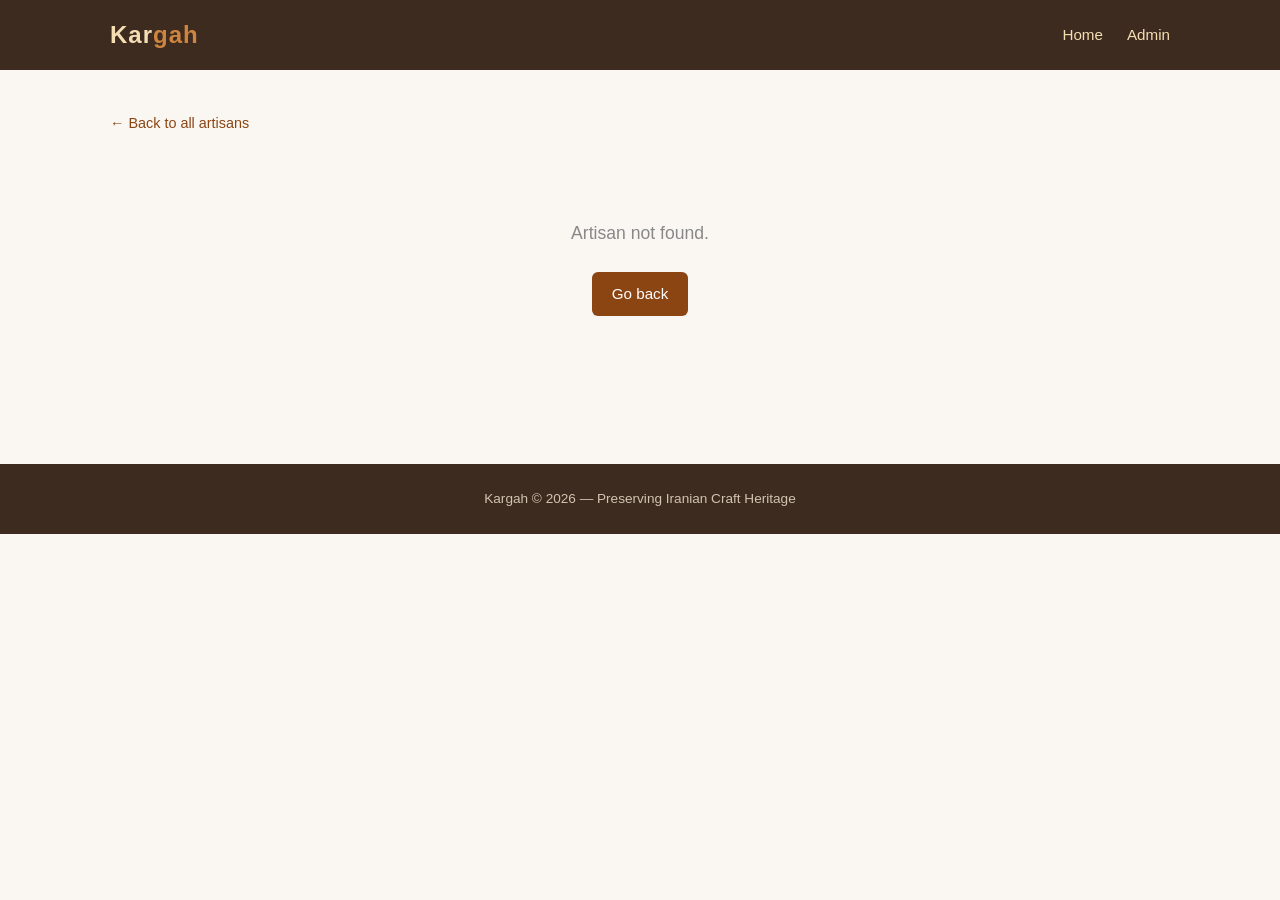
<file: kargah-app/frontend/artisan.html>
<!DOCTYPE html>
<html lang="en">
<head>
  <meta charset="UTF-8" />
  <meta name="viewport" content="width=device-width, initial-scale=1.0" />
  <title>Artisan — Kargah</title>
  <link rel="stylesheet" href="css/style.css" />
</head>
<body>

  <nav>
    <div class="container">
      <span class="logo">Kar<span>gah</span></span>
      <ul>
        <li><a href="index.html">Home</a></li>
        <li><a href="admin/login.html">Admin</a></li>
      </ul>
    </div>
  </nav>

  <main class="artisan-detail">
    <div class="container">

      <a href="index.html" class="back-link">Back to all artisans</a>

      <!-- Loading state -->
      <div id="loading" class="loading">Loading artisan profile...</div>

      <!-- Profile content — hidden until data is loaded -->
      <div id="profile" class="hidden">

        <div class="detail-header">
          <div id="avatar" class="detail-avatar">🎨</div>

          <div class="detail-info">
            <h1 id="artisan-name">—</h1>
            <span id="artisan-category" class="category-badge">—</span>
            <div id="artisan-city" class="city">—</div>
          </div>
        </div>

        <div class="detail-bio">
          <p id="artisan-bio">—</p>
        </div>

        <div class="contact-card">
          <h3>Get in Touch</h3>
          <p>Interested in this artisan's work? Send them a message.</p>
          <p style="margin-top: 8px;">
            Email: <a id="artisan-email" href="#">—</a>
          </p>

          <!-- TODO Week 9: replace the email link with a contact form -->
        </div>

      </div>

      <!-- Not found state -->
      <div id="not-found" class="empty-state hidden">
        <p>Artisan not found.</p>
        <a href="index.html" class="btn btn-primary mt-16" style="display:inline-block;">Go back</a>
      </div>

    </div>
  </main>

  <footer>
    <p>Kargah &copy; 2026 — Preserving Iranian Craft Heritage</p>
  </footer>

  <script src="js/artisan.js"></script>
</body>
</html>
</file>
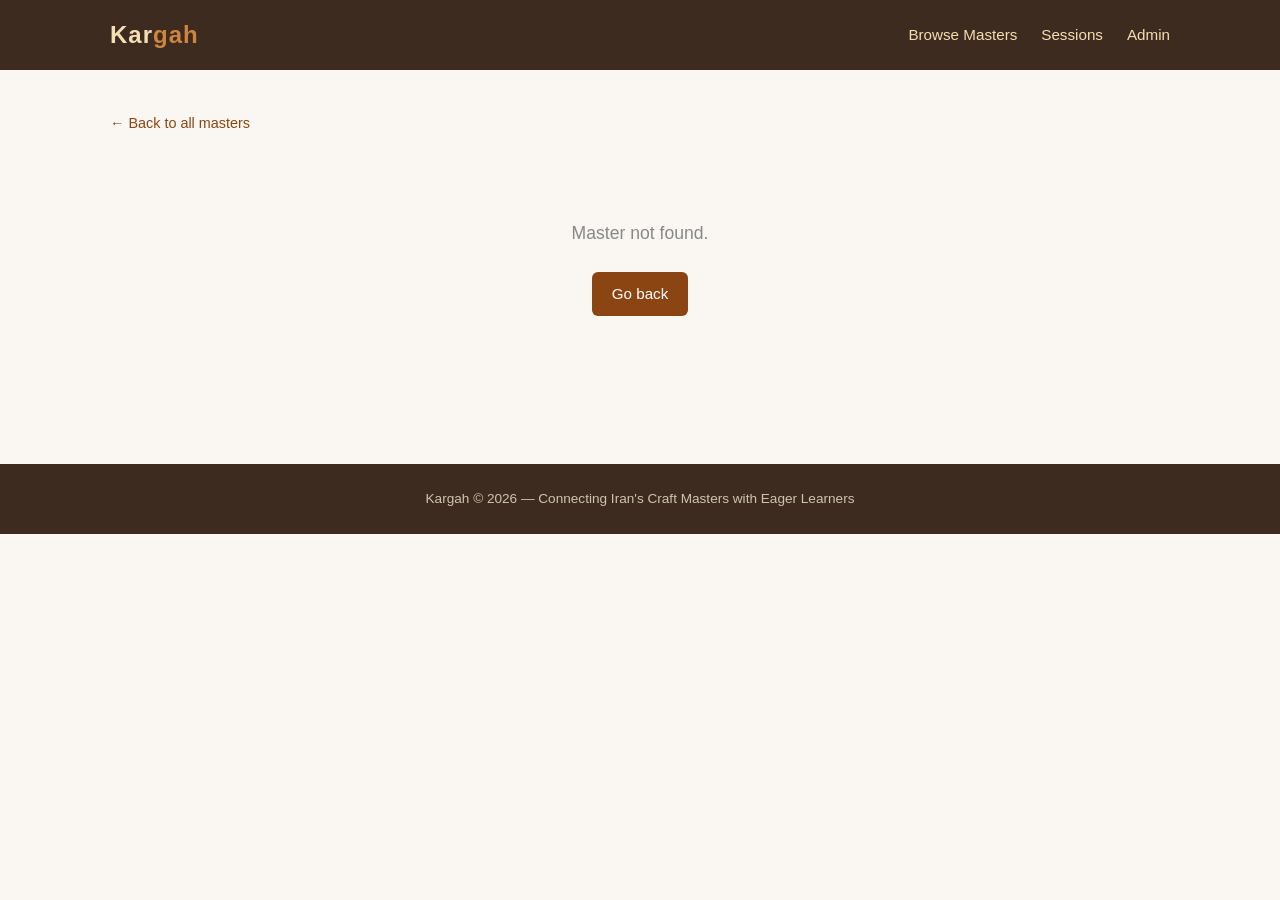
<file: kargah-app/frontend/master.html>
<!DOCTYPE html>
<html lang="en">
<head>
  <meta charset="UTF-8" />
  <meta name="viewport" content="width=device-width, initial-scale=1.0" />
  <title>Master Profile — Kargah</title>
  <link rel="stylesheet" href="css/style.css" />
</head>
<body>

  <nav>
    <div class="container">
      <span class="logo">Kar<span>gah</span></span>
      <ul>
        <li><a href="index.html">Browse Masters</a></li>
        <li><a href="sessions.html">Sessions</a></li>
        <li><a href="admin/login.html">Admin</a></li>
      </ul>
    </div>
  </nav>

  <main class="artisan-detail">
    <div class="container">

      <a href="index.html" class="back-link">Back to all masters</a>

      <div id="loading" class="loading">Loading master profile...</div>

      <div id="profile" class="hidden">

        <div class="detail-header">
          <div id="avatar" class="detail-avatar">🎨</div>
          <div class="detail-info">
            <h1 id="master-name">—</h1>
            <span id="master-category" class="category-badge">—</span>
            <div id="master-city" class="city">—</div>
            <div id="master-exp" style="color:#888; font-size:0.9rem; margin-top:4px;"></div>
          </div>
        </div>

        <div class="detail-bio">
          <p id="master-bio">—</p>
        </div>

        <!-- Sessions offered by this master -->
        <h3 style="margin: 28px 0 16px; color:#3d2b1f;">Sessions Offered</h3>
        <div id="sessions-loading" class="loading" style="padding: 20px 0;">Loading sessions...</div>
        <div id="sessions-grid" class="artisan-grid hidden"></div>
        <div id="sessions-empty" class="empty-state hidden"><p>No sessions listed yet.</p></div>

        <!-- Contact card -->
        <div class="contact-card" style="margin-top: 32px;">
          <h3>Get in Touch</h3>
          <p>Have a question before booking? Email this master directly.</p>
          <p style="margin-top: 8px;">Email: <a id="master-email" href="#">—</a></p>
        </div>

      </div>

      <div id="not-found" class="empty-state hidden">
        <p>Master not found.</p>
        <a href="index.html" class="btn btn-primary mt-16" style="display:inline-block;">Go back</a>
      </div>

    </div>
  </main>

  <footer>
    <p>Kargah &copy; 2026 — Connecting Iran's Craft Masters with Eager Learners</p>
  </footer>

  <script src="js/master.js"></script>
</body>
</html>
</file>
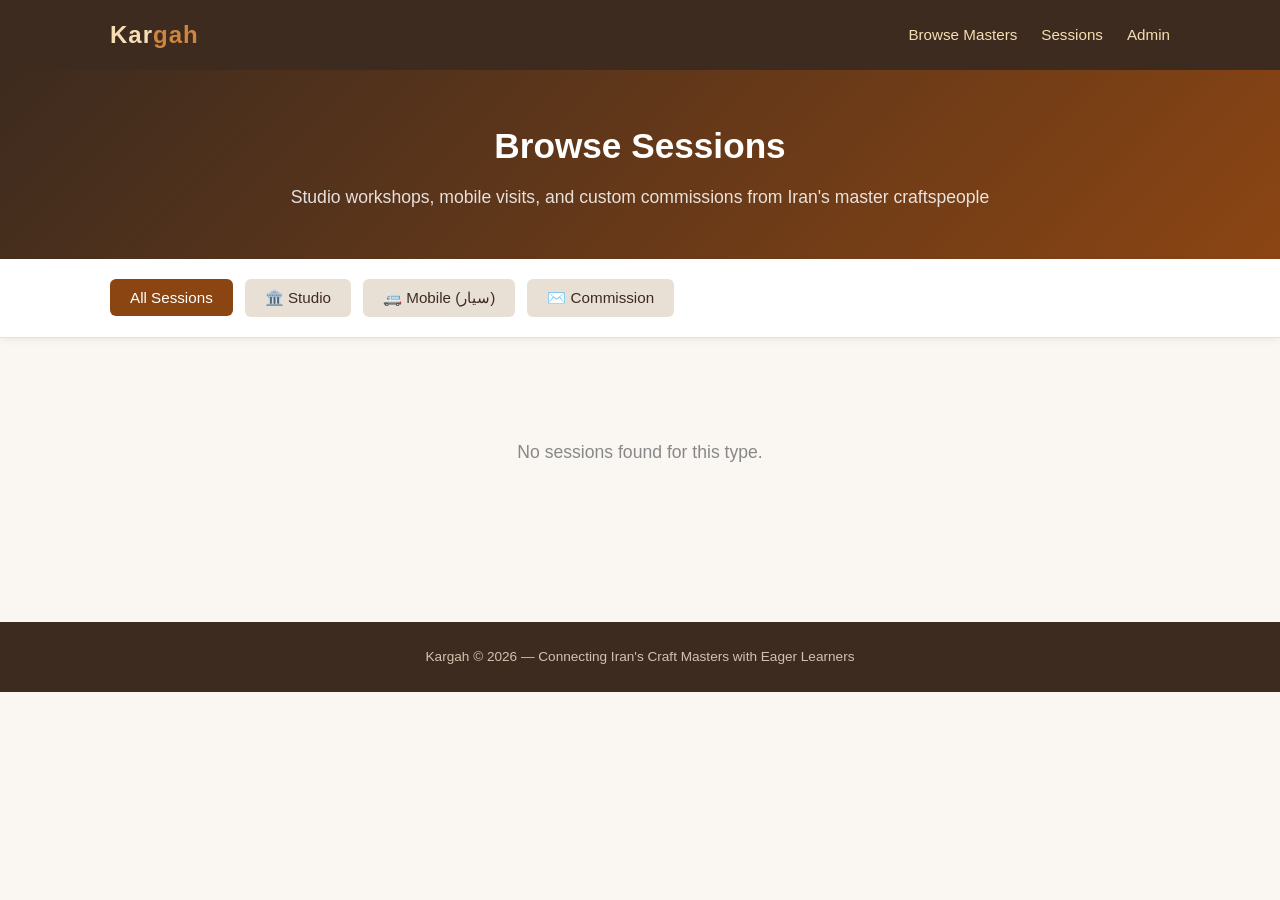
<file: kargah-app/frontend/sessions.html>
<!DOCTYPE html>
<html lang="en">
<head>
  <meta charset="UTF-8" />
  <meta name="viewport" content="width=device-width, initial-scale=1.0" />
  <title>Sessions — Kargah</title>
  <link rel="stylesheet" href="css/style.css" />
</head>
<body>

  <nav>
    <div class="container">
      <span class="logo">Kar<span>gah</span></span>
      <ul>
        <li><a href="index.html">Browse Masters</a></li>
        <li><a href="sessions.html" class="active">Sessions</a></li>
        <li><a href="admin/login.html">Admin</a></li>
      </ul>
    </div>
  </nav>

  <header class="page-header">
    <div class="container">
      <h1>Browse Sessions</h1>
      <p>Studio workshops, mobile visits, and custom commissions from Iran's master craftspeople</p>
    </div>
  </header>

  <!-- Session Type Tabs -->
  <div class="search-bar">
    <div class="container">
      <button class="btn btn-secondary" id="tab-all"        onclick="filterByType('')">All Sessions</button>
      <button class="btn btn-secondary" id="tab-studio"     onclick="filterByType('studio')">🏛️ Studio</button>
      <button class="btn btn-primary"   id="tab-mobile"     onclick="filterByType('mobile')">🚐 Mobile (سیار)</button>
      <button class="btn btn-secondary" id="tab-commission" onclick="filterByType('commission')">✉️ Commission</button>
    </div>
  </div>

  <main class="section">
    <div class="container">
      <div id="loading" class="loading">Loading sessions...</div>
      <div id="empty-state" class="empty-state hidden"><p>No sessions found for this type.</p></div>
      <div id="session-grid" class="artisan-grid hidden"></div>
    </div>
  </main>

  <footer>
    <p>Kargah &copy; 2026 — Connecting Iran's Craft Masters with Eager Learners</p>
  </footer>

  <script src="js/sessions.js"></script>
</body>
</html>
</file>
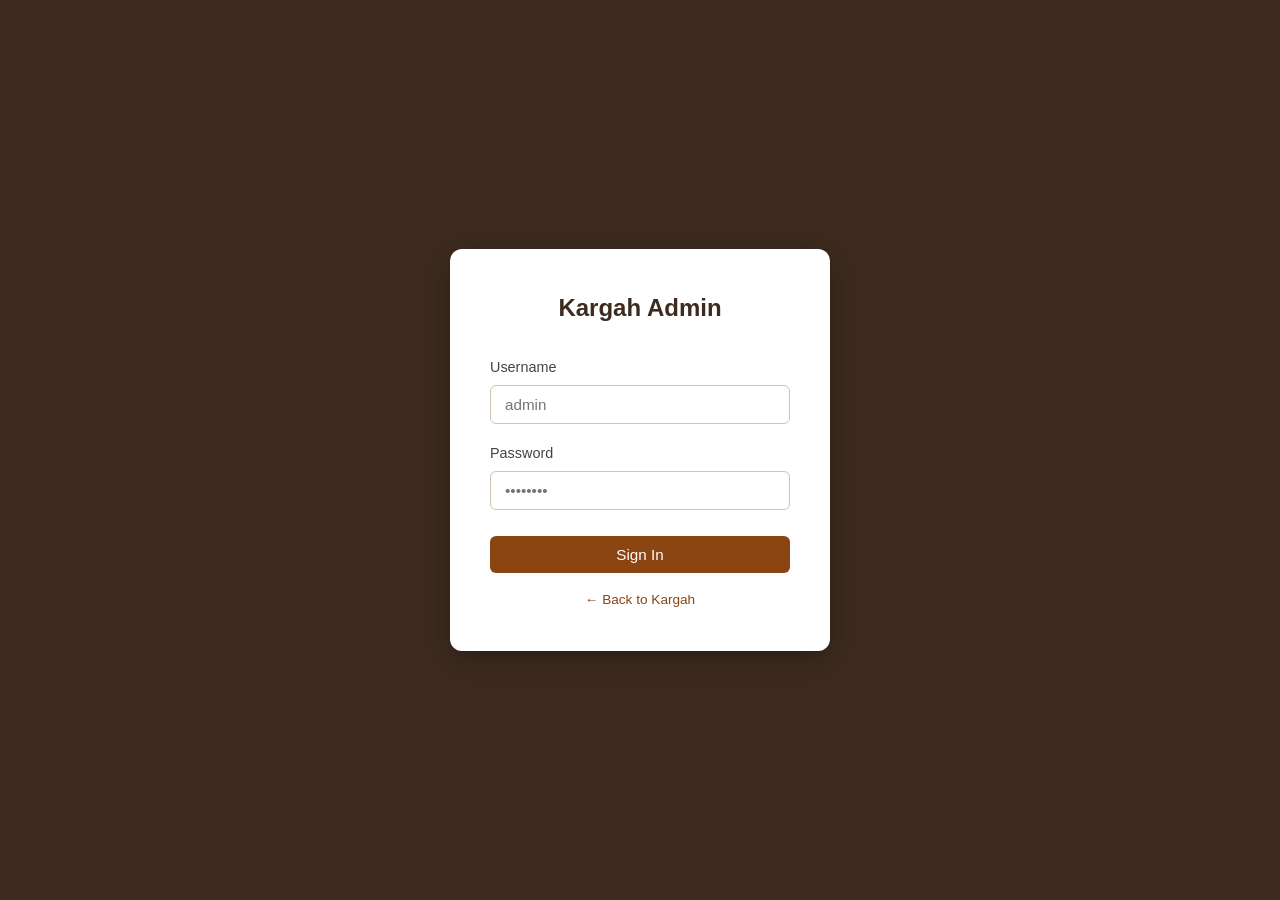
<file: kargah-app/frontend/admin/dashboard.html>
<!DOCTYPE html>
<html lang="en">
<head>
  <meta charset="UTF-8" />
  <meta name="viewport" content="width=device-width, initial-scale=1.0" />
  <title>Admin Dashboard — Kargah</title>
  <link rel="stylesheet" href="../css/style.css" />
</head>
<body>

  <div class="admin-layout">

    <aside class="admin-sidebar">
      <span class="logo">Kargah Admin</span>
      <ul>
        <li><a href="#masters-section"  class="active">Masters</a></li>
        <li><a href="#sessions-section">Sessions</a></li>
        <li><a href="../index.html">View Site</a></li>
        <li><a href="#" onclick="logout()">Sign Out</a></li>
      </ul>
    </aside>

    <div class="admin-main">

      <!-- ===================== MASTERS ===================== -->
      <div id="masters-section">
        <h2>Manage Masters</h2>
        <div id="master-alert" class="alert hidden"></div>

        <div class="form-card" style="margin-bottom: 32px;">
          <h3 style="margin-bottom: 20px; color: #3d2b1f;">Add New Master</h3>
          <form id="add-master-form">
            <div class="form-group">
              <label>Full Name *</label>
              <input type="text" id="m-name" required placeholder="e.g. Ali Rezaei" />
            </div>
            <div class="form-group">
              <label>Craft Category</label>
              <select id="m-category">
                <option value="">Select category...</option>
              </select>
            </div>
            <div class="form-group">
              <label>City</label>
              <input type="text" id="m-city" placeholder="e.g. Isfahan" />
            </div>
            <div class="form-group">
              <label>Years of Experience</label>
              <input type="number" id="m-exp" placeholder="e.g. 15" min="0" />
            </div>
            <div class="form-group">
              <label>Biography</label>
              <textarea id="m-bio" placeholder="Describe the master's background and craft..."></textarea>
            </div>
            <div class="form-group">
              <label>Contact Email</label>
              <input type="email" id="m-email" placeholder="master@example.com" />
            </div>
            <button type="submit" class="btn btn-primary">Add Master</button>
          </form>
        </div>

        <h3 style="margin-bottom: 16px; color: #3d2b1f;">All Masters</h3>
        <div id="masters-loading" class="loading">Loading...</div>
        <table class="data-table hidden" id="masters-table">
          <thead>
            <tr>
              <th>ID</th><th>Name</th><th>Craft</th><th>City</th><th>Exp</th><th>Actions</th>
            </tr>
          </thead>
          <tbody id="masters-tbody"></tbody>
        </table>
      </div>

      <!-- ===================== SESSIONS ===================== -->
      <div id="sessions-section" style="margin-top: 48px;">
        <h2>Manage Sessions</h2>
        <div id="session-alert" class="alert hidden"></div>

        <div class="form-card" style="margin-bottom: 32px;">
          <h3 style="margin-bottom: 20px; color: #3d2b1f;">Add New Session</h3>
          <form id="add-session-form">
            <div class="form-group">
              <label>Master *</label>
              <select id="s-master" required>
                <option value="">Select master...</option>
              </select>
            </div>
            <div class="form-group">
              <label>Session Title *</label>
              <input type="text" id="s-title" required placeholder="e.g. Beginner Pottery Workshop" />
            </div>
            <div class="form-group">
              <label>Session Type *</label>
              <select id="s-type" required>
                <option value="">Select type...</option>
                <option value="studio">🏛️ Studio — seeker comes to master</option>
                <option value="mobile">🚐 Mobile (سیار) — master travels to seeker</option>
                <option value="commission">✉️ Commission — custom order</option>
              </select>
            </div>
            <div class="form-group">
              <label>Duration (hours)</label>
              <input type="number" id="s-duration" placeholder="e.g. 2.5" step="0.5" min="0.5" />
            </div>
            <div class="form-group">
              <label>Max Participants</label>
              <input type="number" id="s-people" placeholder="e.g. 6" min="1" />
            </div>
            <div class="form-group">
              <label>Price Range</label>
              <input type="text" id="s-price" placeholder="e.g. 500,000–800,000 تومان" />
            </div>
            <div class="form-group">
              <label>Description</label>
              <textarea id="s-desc" placeholder="What will participants learn or receive?"></textarea>
            </div>
            <button type="submit" class="btn btn-primary">Add Session</button>
          </form>
        </div>

        <h3 style="margin-bottom: 16px; color: #3d2b1f;">All Sessions</h3>
        <div id="sessions-loading" class="loading">Loading...</div>
        <table class="data-table hidden" id="sessions-table">
          <thead>
            <tr>
              <th>ID</th><th>Title</th><th>Type</th><th>Master</th><th>Duration</th><th>Price</th><th>Actions</th>
            </tr>
          </thead>
          <tbody id="sessions-tbody"></tbody>
        </table>
      </div>

    </div>
  </div>

  <script src="admin.js"></script>
</body>
</html>
</file>
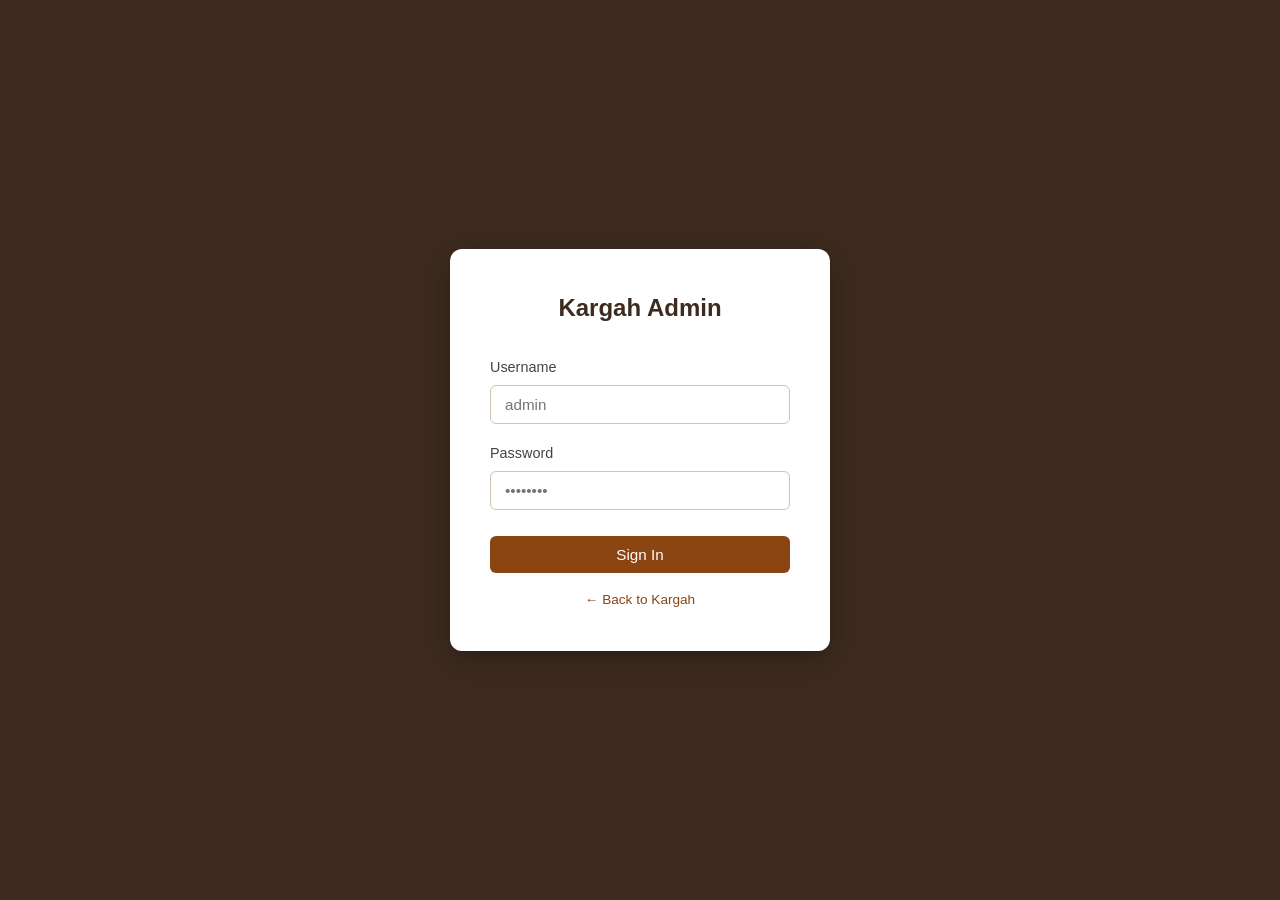
<file: kargah-app/frontend/admin/login.html>
<!DOCTYPE html>
<html lang="en">
<head>
  <meta charset="UTF-8" />
  <meta name="viewport" content="width=device-width, initial-scale=1.0" />
  <title>Admin Login — Kargah</title>
  <link rel="stylesheet" href="../css/style.css" />
</head>
<body class="login-page">

  <div class="login-card">
    <h2>Kargah Admin</h2>

    <div id="error-msg" class="alert alert-error hidden"></div>

    <form id="login-form">
      <div class="form-group">
        <label for="username">Username</label>
        <input type="text" id="username" placeholder="admin" required />
      </div>

      <div class="form-group">
        <label for="password">Password</label>
        <input type="password" id="password" placeholder="••••••••" required />
      </div>

      <button type="submit" class="btn btn-primary" style="width:100%; margin-top:8px;">
        Sign In
      </button>
    </form>

    <p class="text-center mt-16" style="font-size:0.85rem; color:#888;">
      <a href="../index.html">← Back to Kargah</a>
    </p>
  </div>

  <script>
    // -------------------------------------------------------
    // Week 10 task: replace this with a real API call to
    // POST /auth/login and receive a session token.
    // For now this is a simple demo check.
    // -------------------------------------------------------
    const DEMO_USERNAME = "admin";
    const DEMO_PASSWORD = "kargah2026";

    document.getElementById("login-form").addEventListener("submit", function (e) {
      e.preventDefault();

      const username = document.getElementById("username").value.trim();
      const password = document.getElementById("password").value;
      const errorEl  = document.getElementById("error-msg");

      if (username === DEMO_USERNAME && password === DEMO_PASSWORD) {
        // Store a simple flag in sessionStorage
        sessionStorage.setItem("kargah_admin", "true");
        window.location.href = "dashboard.html";
      } else {
        errorEl.textContent = "Invalid username or password.";
        errorEl.classList.remove("hidden");
      }
    });
  </script>

</body>
</html>
</file>
<file: kargah-app/frontend/css/style.css>
/* =========================================================
   Kargah — Global Styles
   Week 4 task: read through this file and understand each rule.
   Week 9 task: improve the design, add your own styles.
   ========================================================= */

/* --- Reset & Base --- */
* {
  box-sizing: border-box;
  margin: 0;
  padding: 0;
}

body {
  font-family: "Segoe UI", Tahoma, Geneva, Verdana, sans-serif;
  background-color: #faf7f2;
  color: #2c2c2c;
  line-height: 1.6;
}

a {
  color: #8b4513;
  text-decoration: none;
}

a:hover {
  text-decoration: underline;
}

/* --- Layout --- */
.container {
  max-width: 1100px;
  margin: 0 auto;
  padding: 0 20px;
}

/* --- Navigation --- */
nav {
  background-color: #3d2b1f;
  color: white;
  padding: 16px 0;
}

nav .container {
  display: flex;
  justify-content: space-between;
  align-items: center;
}

nav .logo {
  font-size: 1.5rem;
  font-weight: bold;
  color: #f5deb3;
  letter-spacing: 1px;
}

nav .logo span {
  color: #cd853f;
}

nav ul {
  list-style: none;
  display: flex;
  gap: 24px;
}

nav ul a {
  color: #f5deb3;
  font-size: 0.95rem;
}

nav ul a:hover {
  color: white;
  text-decoration: none;
}

/* --- Hero / Page Header --- */
.page-header {
  background: linear-gradient(135deg, #3d2b1f 0%, #8b4513 100%);
  color: white;
  padding: 48px 0;
  text-align: center;
}

.page-header h1 {
  font-size: 2.2rem;
  margin-bottom: 8px;
}

.page-header p {
  font-size: 1.1rem;
  opacity: 0.85;
}

/* --- Search & Filter Bar --- */
.search-bar {
  background: white;
  padding: 20px 0;
  border-bottom: 1px solid #e8e0d5;
  position: sticky;
  top: 0;
  z-index: 10;
  box-shadow: 0 2px 8px rgba(0, 0, 0, 0.06);
}

.search-bar .container {
  display: flex;
  gap: 12px;
  flex-wrap: wrap;
  align-items: center;
}

.search-bar input {
  flex: 1;
  min-width: 200px;
  padding: 10px 16px;
  border: 1px solid #d0c4b0;
  border-radius: 6px;
  font-size: 0.95rem;
  outline: none;
}

.search-bar input:focus {
  border-color: #8b4513;
}

.search-bar select {
  padding: 10px 16px;
  border: 1px solid #d0c4b0;
  border-radius: 6px;
  font-size: 0.95rem;
  background: white;
  cursor: pointer;
  outline: none;
}

.btn {
  padding: 10px 20px;
  border: none;
  border-radius: 6px;
  cursor: pointer;
  font-size: 0.95rem;
  font-weight: 500;
  transition: background 0.2s;
}

.btn-primary {
  background: #8b4513;
  color: white;
}

.btn-primary:hover {
  background: #6b3410;
}

.btn-secondary {
  background: #e8e0d5;
  color: #3d2b1f;
}

.btn-secondary:hover {
  background: #d0c4b0;
}

.btn-danger {
  background: #c0392b;
  color: white;
}

.btn-danger:hover {
  background: #a93226;
}

/* --- Artisan Grid --- */
.section {
  padding: 40px 0;
}

.section-title {
  font-size: 1.4rem;
  color: #3d2b1f;
  margin-bottom: 24px;
  padding-bottom: 8px;
  border-bottom: 2px solid #cd853f;
  display: inline-block;
}

.artisan-grid {
  display: grid;
  grid-template-columns: repeat(auto-fill, minmax(280px, 1fr));
  gap: 24px;
}

/* --- Artisan Card --- */
.artisan-card {
  background: white;
  border-radius: 10px;
  overflow: hidden;
  box-shadow: 0 2px 12px rgba(0, 0, 0, 0.08);
  transition: transform 0.2s, box-shadow 0.2s;
  cursor: pointer;
  text-decoration: none;
  color: inherit;
  display: block;
}

.artisan-card:hover {
  transform: translateY(-4px);
  box-shadow: 0 6px 20px rgba(0, 0, 0, 0.14);
  text-decoration: none;
}

.artisan-card .card-image {
  width: 100%;
  height: 180px;
  object-fit: cover;
  background-color: #e8d5b7;
  display: flex;
  align-items: center;
  justify-content: center;
  font-size: 3rem;
}

.artisan-card .card-body {
  padding: 16px;
}

.artisan-card .card-name {
  font-size: 1.1rem;
  font-weight: 600;
  color: #2c2c2c;
  margin-bottom: 4px;
}

.artisan-card .card-category {
  font-size: 0.8rem;
  color: white;
  background: #cd853f;
  padding: 2px 10px;
  border-radius: 20px;
  display: inline-block;
  margin-bottom: 8px;
}

.artisan-card .card-city {
  font-size: 0.85rem;
  color: #777;
}

.artisan-card .card-city::before {
  content: "📍 ";
}

.artisan-card .card-bio {
  font-size: 0.88rem;
  color: #555;
  margin-top: 8px;
  display: -webkit-box;
  -webkit-line-clamp: 3;
  -webkit-box-orient: vertical;
  overflow: hidden;
}

/* --- Loading & Empty States --- */
.loading {
  text-align: center;
  padding: 60px 20px;
  color: #888;
  font-size: 1rem;
}

.empty-state {
  text-align: center;
  padding: 60px 20px;
  color: #888;
}

.empty-state p {
  font-size: 1.1rem;
  margin-bottom: 8px;
}

/* --- Artisan Detail Page --- */
.artisan-detail {
  padding: 40px 0;
}

.artisan-detail .back-link {
  display: inline-block;
  margin-bottom: 24px;
  color: #8b4513;
  font-size: 0.9rem;
}

.artisan-detail .back-link::before {
  content: "← ";
}

.detail-header {
  display: flex;
  gap: 32px;
  margin-bottom: 32px;
  flex-wrap: wrap;
}

.detail-avatar {
  width: 140px;
  height: 140px;
  border-radius: 50%;
  background: #e8d5b7;
  display: flex;
  align-items: center;
  justify-content: center;
  font-size: 4rem;
  flex-shrink: 0;
  border: 4px solid #cd853f;
}

.detail-info h1 {
  font-size: 1.8rem;
  color: #2c2c2c;
  margin-bottom: 8px;
}

.detail-info .category-badge {
  background: #cd853f;
  color: white;
  padding: 4px 14px;
  border-radius: 20px;
  font-size: 0.85rem;
  margin-bottom: 10px;
  display: inline-block;
}

.detail-info .city {
  color: #666;
  font-size: 0.95rem;
  margin-bottom: 16px;
}

.detail-bio {
  background: white;
  padding: 24px;
  border-radius: 10px;
  box-shadow: 0 2px 8px rgba(0, 0, 0, 0.06);
  margin-bottom: 24px;
  line-height: 1.8;
  color: #444;
}

.contact-card {
  background: #3d2b1f;
  color: white;
  padding: 24px;
  border-radius: 10px;
}

.contact-card h3 {
  margin-bottom: 12px;
  color: #f5deb3;
}

.contact-card a {
  color: #cd853f;
}

/* --- Admin Panel --- */
.admin-layout {
  display: flex;
  min-height: 100vh;
}

.admin-sidebar {
  width: 220px;
  background: #3d2b1f;
  color: white;
  padding: 24px 16px;
  flex-shrink: 0;
}

.admin-sidebar .logo {
  font-size: 1.2rem;
  font-weight: bold;
  color: #f5deb3;
  margin-bottom: 32px;
  display: block;
}

.admin-sidebar ul {
  list-style: none;
}

.admin-sidebar ul li {
  margin-bottom: 8px;
}

.admin-sidebar ul a {
  color: #d0c4b0;
  display: block;
  padding: 8px 12px;
  border-radius: 6px;
  font-size: 0.9rem;
}

.admin-sidebar ul a:hover,
.admin-sidebar ul a.active {
  background: rgba(255, 255, 255, 0.1);
  color: white;
  text-decoration: none;
}

.admin-main {
  flex: 1;
  padding: 32px;
  background: #faf7f2;
}

.admin-main h2 {
  font-size: 1.5rem;
  color: #3d2b1f;
  margin-bottom: 24px;
}

/* --- Forms --- */
.form-group {
  margin-bottom: 18px;
}

.form-group label {
  display: block;
  font-size: 0.9rem;
  font-weight: 500;
  color: #444;
  margin-bottom: 6px;
}

.form-group input,
.form-group select,
.form-group textarea {
  width: 100%;
  padding: 10px 14px;
  border: 1px solid #d0c4b0;
  border-radius: 6px;
  font-size: 0.95rem;
  background: white;
  outline: none;
}

.form-group input:focus,
.form-group select:focus,
.form-group textarea:focus {
  border-color: #8b4513;
}

.form-group textarea {
  resize: vertical;
  min-height: 100px;
}

.form-card {
  background: white;
  padding: 28px;
  border-radius: 10px;
  box-shadow: 0 2px 8px rgba(0, 0, 0, 0.06);
  max-width: 600px;
}

/* --- Table --- */
.data-table {
  width: 100%;
  border-collapse: collapse;
  background: white;
  border-radius: 10px;
  overflow: hidden;
  box-shadow: 0 2px 8px rgba(0, 0, 0, 0.06);
}

.data-table th {
  background: #3d2b1f;
  color: white;
  padding: 12px 16px;
  text-align: left;
  font-size: 0.85rem;
  font-weight: 500;
}

.data-table td {
  padding: 12px 16px;
  border-bottom: 1px solid #f0ebe3;
  font-size: 0.9rem;
  color: #444;
}

.data-table tr:last-child td {
  border-bottom: none;
}

.data-table tr:hover td {
  background: #fdf5ec;
}

/* --- Alerts --- */
.alert {
  padding: 12px 16px;
  border-radius: 6px;
  margin-bottom: 16px;
  font-size: 0.9rem;
}

.alert-success {
  background: #d4edda;
  color: #155724;
  border: 1px solid #c3e6cb;
}

.alert-error {
  background: #f8d7da;
  color: #721c24;
  border: 1px solid #f5c6cb;
}

/* --- Login Page --- */
.login-page {
  min-height: 100vh;
  display: flex;
  align-items: center;
  justify-content: center;
  background: #3d2b1f;
}

.login-card {
  background: white;
  padding: 40px;
  border-radius: 12px;
  width: 100%;
  max-width: 380px;
  box-shadow: 0 8px 32px rgba(0, 0, 0, 0.3);
}

.login-card h2 {
  text-align: center;
  color: #3d2b1f;
  margin-bottom: 28px;
  font-size: 1.5rem;
}

/* --- Footer --- */
footer {
  background: #3d2b1f;
  color: #d0c4b0;
  text-align: center;
  padding: 24px;
  font-size: 0.85rem;
  margin-top: 48px;
}

/* --- Utility --- */
.text-center { text-align: center; }
.mt-16 { margin-top: 16px; }
.mt-24 { margin-top: 24px; }
.hidden { display: none; }
</file>
